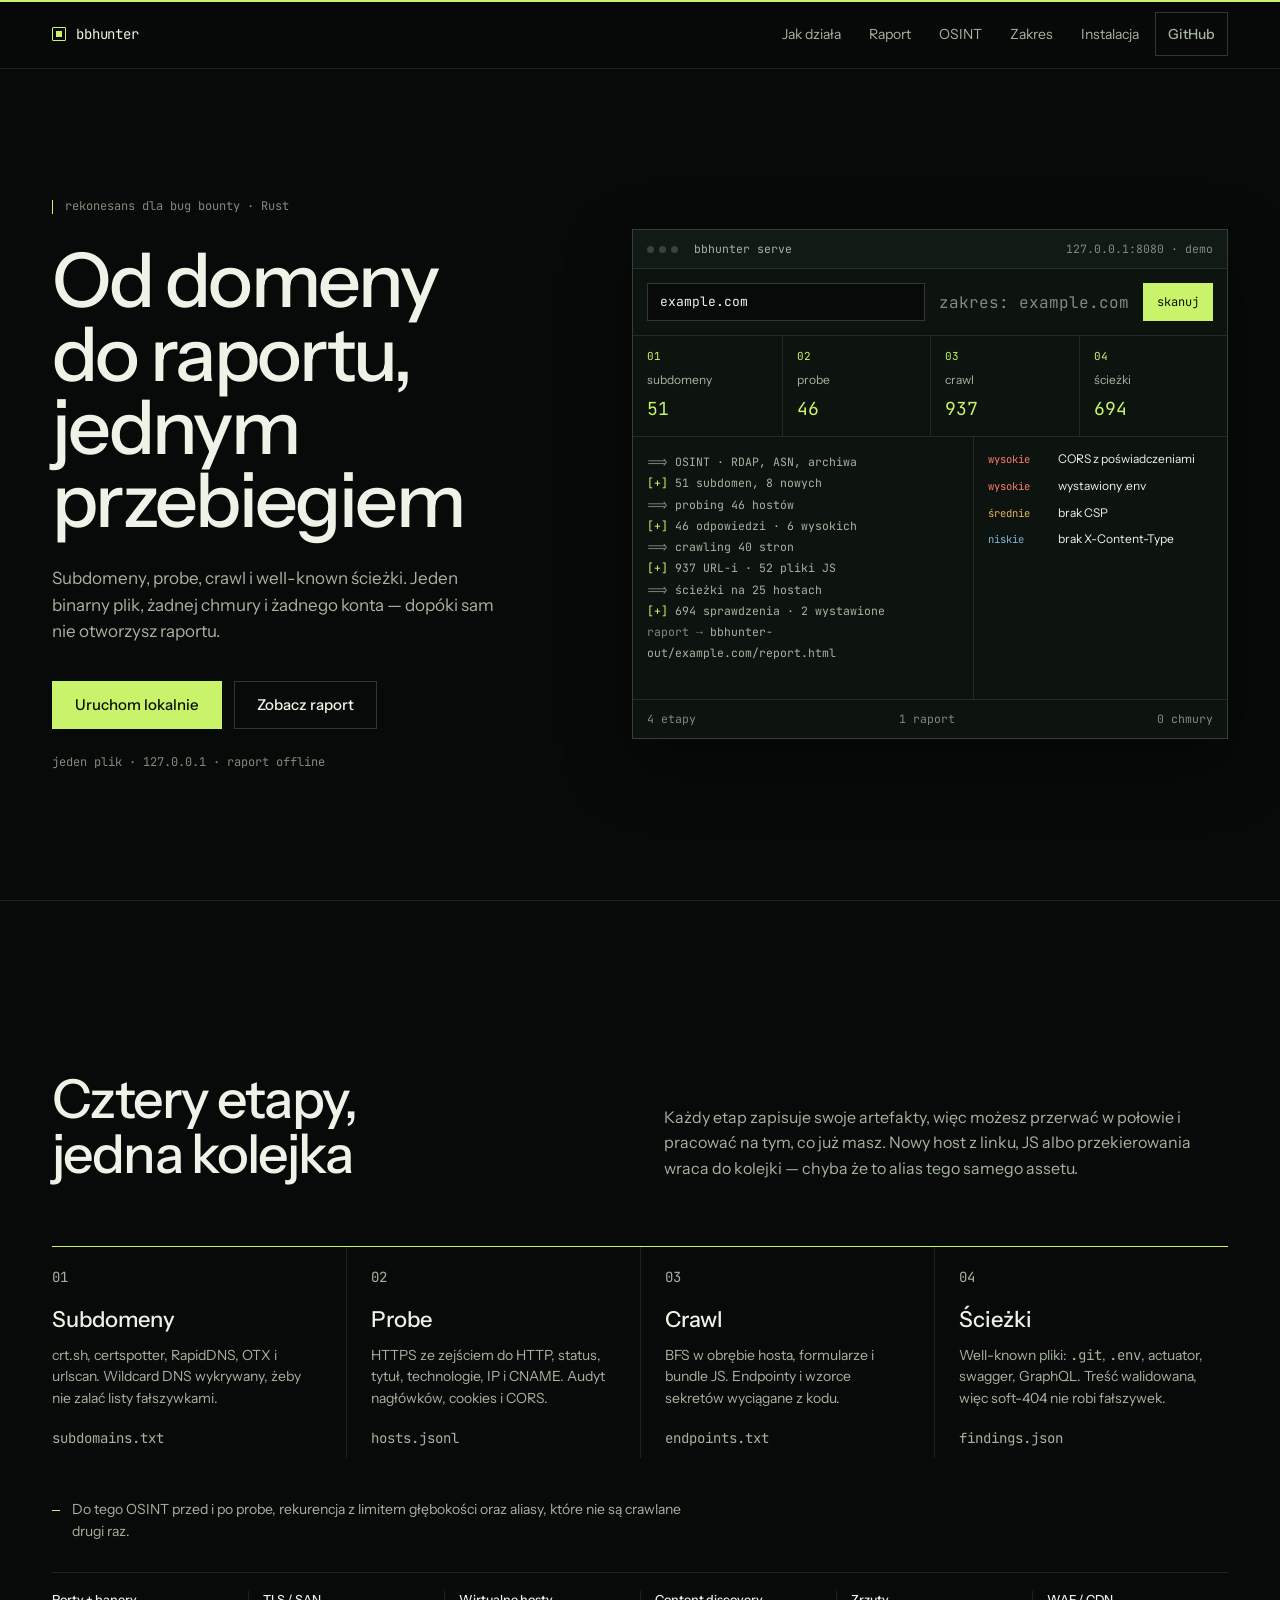
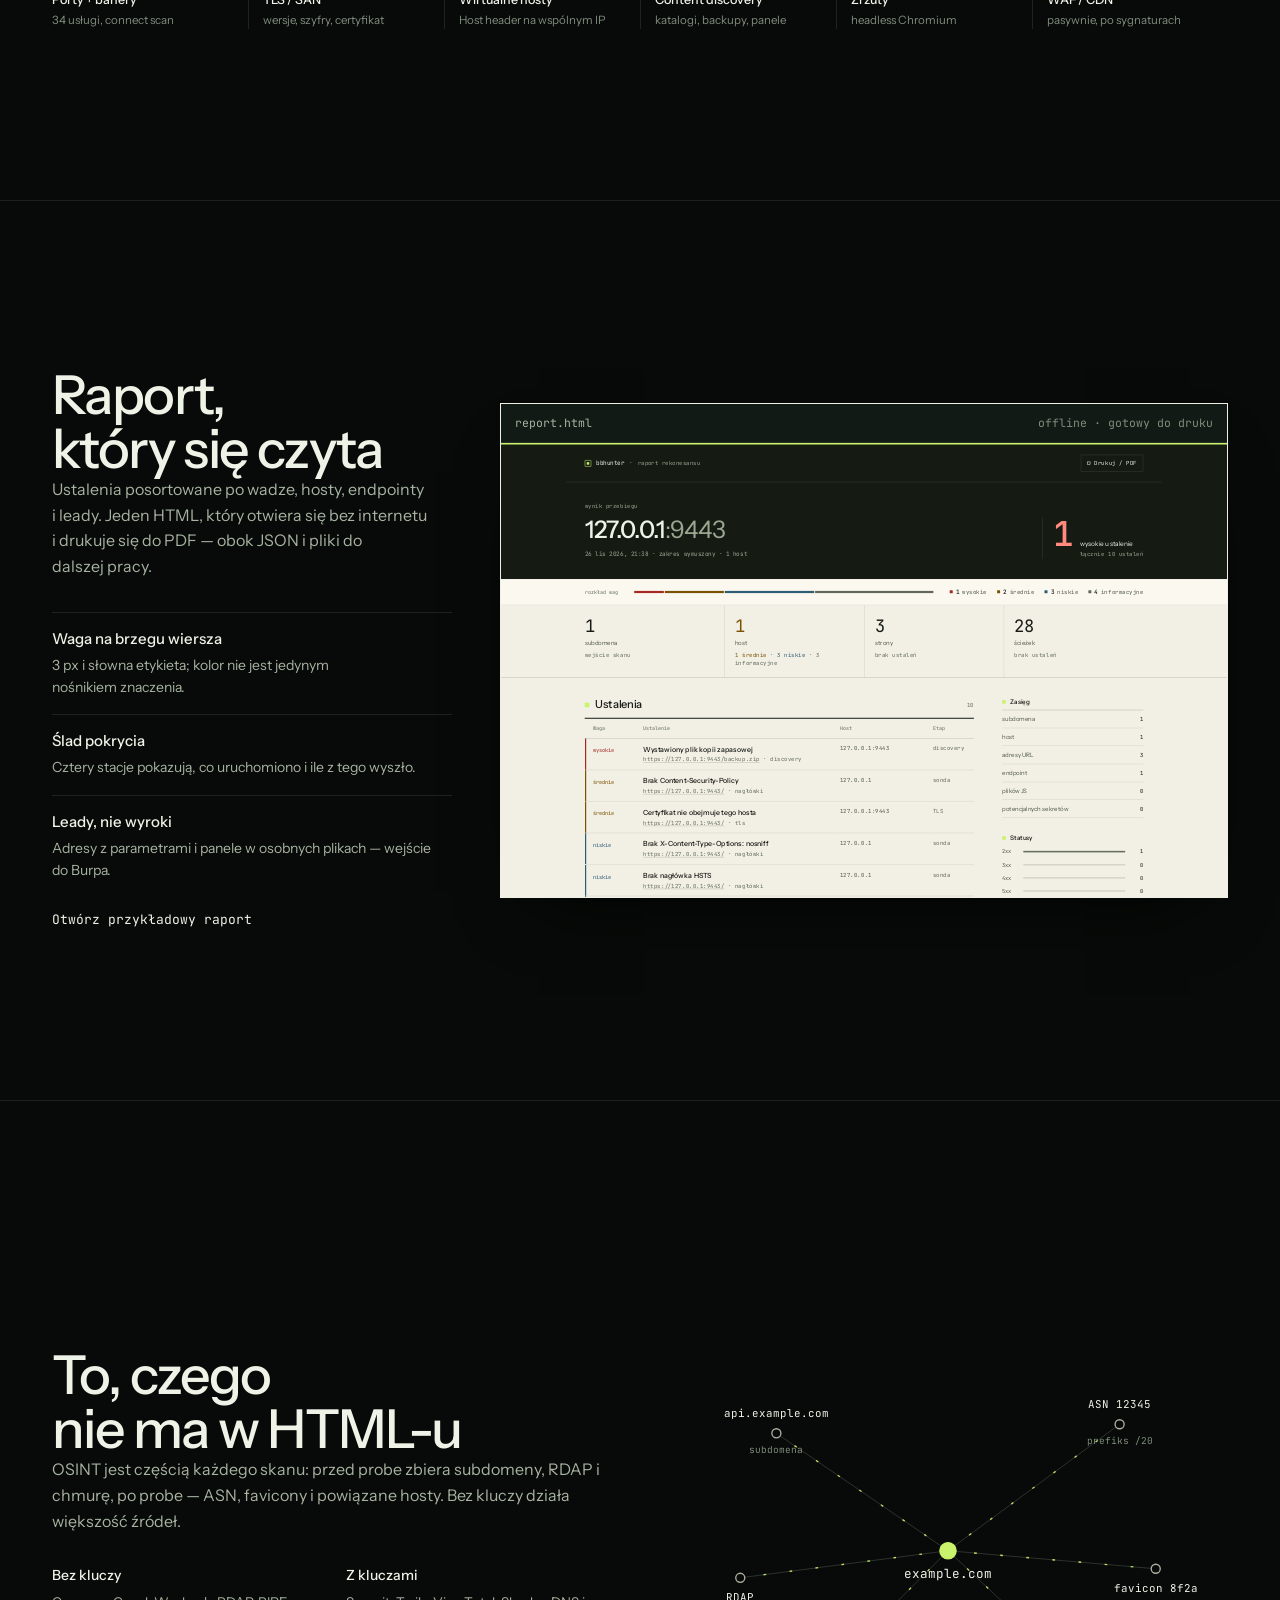
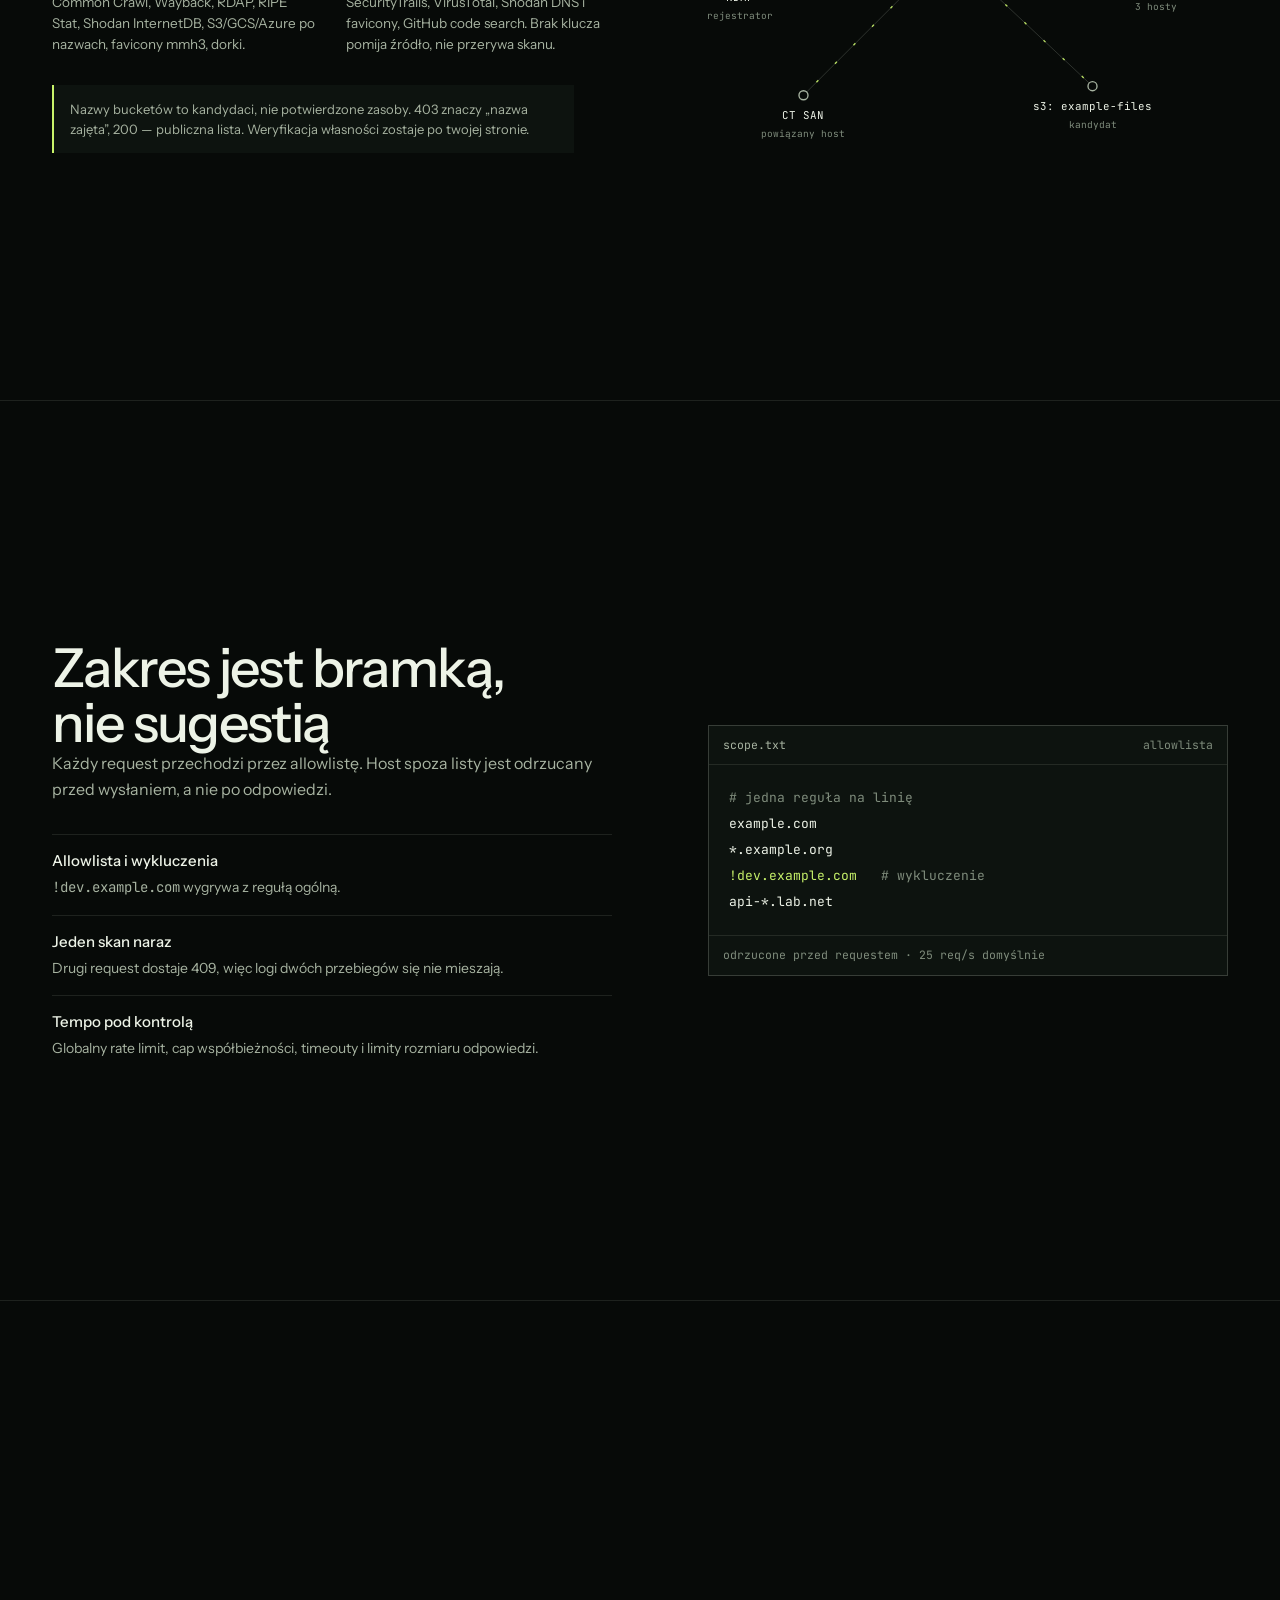
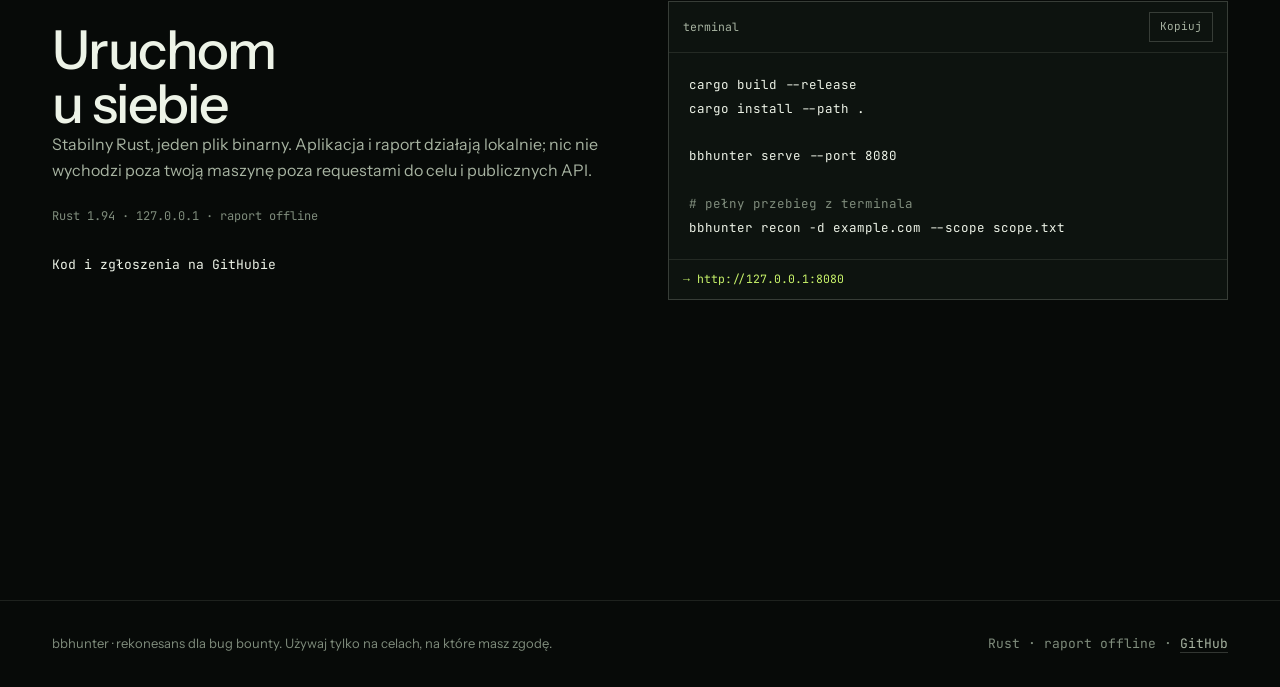
<file: site/index.html>
<!doctype html>
<html lang="pl" data-type="software">
<head>
<meta charset="utf-8">
<meta name="viewport" content="width=device-width, initial-scale=1">
<meta name="color-scheme" content="dark">
<meta name="theme-color" content="#070a08">
<title>bbhunter — rekonesans, który kończy się raportem</title>
<meta name="description" content="Cztery etapy rekonesansu w jednym binarnym pliku: subdomeny, probe, crawl i well-known ścieżki. Raport HTML offline, OSINT i zakres wymuszany przed każdym requestem.">
<meta name="page-type" content="software">
<meta name="site-kind" content="software">
<meta property="og:title" content="bbhunter — rekonesans, który kończy się raportem">
<meta property="og:description" content="Subdomeny, probe, crawl i ścieżki w jednym przebiegu. Raport offline, OSINT, twarda allowlista.">
<meta property="og:type" content="website">
<link rel="icon" href="data:image/svg+xml,%3Csvg xmlns='http://www.w3.org/2000/svg' viewBox='0 0 32 32'%3E%3Crect width='32' height='32' fill='%23070a08'/%3E%3Crect x='8' y='8' width='16' height='16' fill='none' stroke='%23c8f36a'/%3E%3Crect x='13' y='13' width='6' height='6' fill='%23c8f36a'/%3E%3C/svg%3E">
<link rel="stylesheet" href="../design/fonts.css">
<link rel="stylesheet" href="site.css">
<script>document.documentElement.classList.add("js");</script>
</head>
<body>
<a class="skip" href="#main">Przejdź do treści</a>

<header class="nav">
  <div class="wrap nav__inner">
    <a class="brand" href="#top"><span class="brand__mark" aria-hidden="true"></span>bbhunter</a>
    <nav id="menu" class="nav__links" aria-label="Główna">
      <a href="#jak">Jak działa</a>
      <a href="#raport">Raport</a>
      <a href="#osint">OSINT</a>
      <a href="#zakres">Zakres</a>
      <a href="#instalacja">Instalacja</a>
      <a class="btn btn--small" href="https://github.com/Amirelox/bbhunter" rel="noreferrer">GitHub</a>
    </nav>
    <button class="nav__toggle" id="menu-toggle" aria-controls="menu" aria-expanded="false">Menu</button>
  </div>
</header>

<main id="main">

  <!-- 01 · hero ---------------------------------------------------------- -->
  <section class="hero" id="top">
    <div class="wrap hero__inner">
      <div class="hero__copy">
        <p class="kicker">rekonesans dla bug bounty · Rust</p>
        <h1>Od domeny<br>do raportu,<br>jednym przebiegiem</h1>
        <p class="lede">Subdomeny, probe, crawl i well-known ścieżki. Jeden binarny plik, żadnej chmury i żadnego konta — dopóki sam nie otworzysz raportu.</p>
        <div class="actions">
          <a class="btn btn--primary" href="#instalacja">Uruchom lokalnie</a>
          <a class="btn btn--ghost" href="assets/przyklad-raportu.html">Zobacz raport</a>
        </div>
        <p class="facts">jeden plik · 127.0.0.1 · raport offline</p>
      </div>

      <div class="hero__stage" aria-label="Podgląd działania aplikacji">
        <div class="console" id="console">
          <div class="console__bar">
            <span class="console__dots" aria-hidden="true"><i></i><i></i><i></i></span>
            <span class="mono">bbhunter serve</span>
            <span class="mono console__host">127.0.0.1:8080 · demo</span>
          </div>
          <div class="console__target">
            <span class="console__field mono">example.com</span>
            <span class="mono muted">zakres: example.com</span>
            <span class="console__run mono">skanuj</span>
          </div>
          <ol class="trace" id="trace">
            <li data-step="0" data-state="done"><b class="mono">01</b><span>subdomeny</span><em class="mono">51</em></li>
            <li data-step="1" data-state="done"><b class="mono">02</b><span>probe</span><em class="mono">46</em></li>
            <li data-step="2" data-state="done"><b class="mono">03</b><span>crawl</span><em class="mono">937</em></li>
            <li data-step="3" data-state="done"><b class="mono">04</b><span>ścieżki</span><em class="mono">694</em></li>
          </ol>
          <div class="console__body">
            <div class="console__log mono" id="log" aria-label="Dziennik skanu">
              <p><span class="dim">==&gt;</span> OSINT · RDAP, ASN, archiwa</p>
              <p><span class="ok">[+]</span> 51 subdomen, 8 nowych</p>
              <p><span class="dim">==&gt;</span> probing 46 hostów</p>
              <p><span class="ok">[+]</span> 46 odpowiedzi · 6 wysokich</p>
              <p><span class="dim">==&gt;</span> crawling 40 stron</p>
              <p><span class="ok">[+]</span> 937 URL-i · 52 pliki JS</p>
              <p><span class="dim">==&gt;</span> ścieżki na 25 hostach</p>
              <p><span class="ok">[+]</span> 694 sprawdzenia · 2 wystawione</p>
              <p><span class="dim">raport →</span> bbhunter-out/example.com/report.html</p>
            </div>
            <div class="console__findings" id="findings">
              <p><span class="sev sev--high">wysokie</span> CORS z poświadczeniami</p>
              <p><span class="sev sev--high">wysokie</span> wystawiony .env</p>
              <p><span class="sev sev--med">średnie</span> brak CSP</p>
              <p><span class="sev sev--low">niskie</span> brak X-Content-Type</p>
            </div>
          </div>
          <div class="console__foot mono">
            <span>4 etapy</span><span>1 raport</span><span>0 chmury</span>
          </div>
        </div>
      </div>
    </div>
  </section>

  <!-- 02 · jak działa ---------------------------------------------------- -->
  <section class="section" id="jak">
    <div class="wrap">
      <div class="section__head">
        <h2>Cztery etapy,<br>jedna kolejka</h2>
        <p class="section__intro">Każdy etap zapisuje swoje artefakty, więc możesz przerwać w połowie i pracować na tym, co już masz. Nowy host z linku, JS albo przekierowania wraca do kolejki — chyba że to alias tego samego assetu.</p>
      </div>

      <ol class="pipeline">
        <li>
          <p class="pipeline__n mono">01</p>
          <h3>Subdomeny</h3>
          <p>crt.sh, certspotter, RapidDNS, OTX i urlscan. Wildcard DNS wykrywany, żeby nie zalać listy fałszywkami.</p>
          <p class="pipeline__out mono">subdomains.txt</p>
        </li>
        <li>
          <p class="pipeline__n mono">02</p>
          <h3>Probe</h3>
          <p>HTTPS ze zejściem do HTTP, status, tytuł, technologie, IP i CNAME. Audyt nagłówków, cookies i CORS.</p>
          <p class="pipeline__out mono">hosts.jsonl</p>
        </li>
        <li>
          <p class="pipeline__n mono">03</p>
          <h3>Crawl</h3>
          <p>BFS w obrębie hosta, formularze i bundle JS. Endpointy i wzorce sekretów wyciągane z kodu.</p>
          <p class="pipeline__out mono">endpoints.txt</p>
        </li>
        <li>
          <p class="pipeline__n mono">04</p>
          <h3>Ścieżki</h3>
          <p>Well-known pliki: <span class="mono">.git</span>, <span class="mono">.env</span>, actuator, swagger, GraphQL. Treść walidowana, więc soft-404 nie robi fałszywek.</p>
          <p class="pipeline__out mono">findings.json</p>
        </li>
      </ol>

      <p class="pipeline__note"><span class="tick" aria-hidden="true"></span>Do tego OSINT przed i po probe, rekurencja z limitem głębokości oraz aliasy, które nie są crawlane drugi raz.</p>

      <ul class="surface-strip" aria-label="Moduły powierzchni">
        <li><b>Porty + banery</b>34 usługi, connect scan</li>
        <li><b>TLS / SAN</b>wersje, szyfry, certyfikat</li>
        <li><b>Wirtualne hosty</b>Host header na wspólnym IP</li>
        <li><b>Content discovery</b>katalogi, backupy, panele</li>
        <li><b>Zrzuty</b>headless Chromium</li>
        <li><b>WAF / CDN</b>pasywnie, po sygnaturach</li>
      </ul>
    </div>
  </section>

  <!-- 03 · raport -------------------------------------------------------- -->
  <section class="section" id="raport">
    <div class="wrap report">
      <div class="report__copy">
        <h2>Raport,<br>który się czyta</h2>
        <p class="section__intro">Ustalenia posortowane po wadze, hosty, endpointy i leady. Jeden HTML, który otwiera się bez internetu i drukuje się do PDF — obok JSON i pliki do dalszej pracy.</p>
        <ul class="plain">
          <li><b>Waga na brzegu wiersza</b><span>3 px i słowna etykieta; kolor nie jest jedynym nośnikiem znaczenia.</span></li>
          <li><b>Ślad pokrycia</b><span>Cztery stacje pokazują, co uruchomiono i ile z tego wyszło.</span></li>
          <li><b>Leady, nie wyroki</b><span>Adresy z parametrami i panele w osobnych plikach — wejście do Burpa.</span></li>
        </ul>
        <a class="link-underline" href="assets/przyklad-raportu.html">Otwórz przykładowy raport</a>
      </div>

      <div class="frame">
        <div class="frame__bar">
          <span class="mono">report.html</span>
          <span class="mono muted">offline · gotowy do druku</span>
        </div>
        <div class="frame__body">
          <iframe src="assets/przyklad-raportu.html?v=10" title="Przykładowy raport bbhunter" tabindex="-1" aria-hidden="true"></iframe>
        </div>
      </div>
    </div>
  </section>

  <!-- 04 · osint --------------------------------------------------------- -->
  <section class="section" id="osint">
    <div class="wrap osint">
      <div class="osint__copy">
        <h2>To, czego<br>nie ma w HTML-u</h2>
        <p class="section__intro">OSINT jest częścią każdego skanu: przed probe zbiera subdomeny, RDAP i chmurę, po probe — ASN, favicony i powiązane hosty. Bez kluczy działa większość źródeł.</p>
        <div class="osint__lists">
          <div>
            <h3>Bez kluczy</h3>
            <p>Common Crawl, Wayback, RDAP, RIPE Stat, Shodan InternetDB, S3/GCS/Azure po nazwach, favicony mmh3, dorki.</p>
          </div>
          <div>
            <h3>Z kluczami</h3>
            <p>SecurityTrails, VirusTotal, Shodan DNS i favicony, GitHub code search. Brak klucza pomija źródło, nie przerywa skanu.</p>
          </div>
        </div>
        <p class="callout">Nazwy bucketów to kandydaci, nie potwierdzone zasoby. 403 znaczy „nazwa zajęta”, 200 — publiczna lista. Weryfikacja własności zostaje po twojej stronie.</p>
      </div>

      <figure class="map" aria-label="Mapa powiązań: domena, subdomeny, ASN, chmura i favicony">
        <svg viewBox="0 0 620 440" role="img" aria-hidden="true" focusable="false">
          <g class="map__lines">
            <path d="M310 220 L120 90" />
            <path d="M310 220 L500 80" />
            <path d="M310 220 L540 240" />
            <path d="M310 220 L470 370" />
            <path d="M310 220 L150 380" />
            <path d="M310 220 L80 250" />
          </g>
          <g class="map__pulse">
            <path d="M310 220 L120 90" />
            <path d="M310 220 L500 80" />
            <path d="M310 220 L540 240" />
            <path d="M310 220 L470 370" />
            <path d="M310 220 L150 380" />
            <path d="M310 220 L80 250" />
          </g>
          <g class="map__node map__node--root">
            <circle cx="310" cy="220" r="9" />
            <text x="310" y="250" text-anchor="middle">example.com</text>
          </g>
          <g class="map__node">
            <circle cx="120" cy="90" r="5" />
            <text x="120" y="72" text-anchor="middle">api.example.com</text>
            <text class="map__meta" x="120" y="112" text-anchor="middle">subdomena</text>
          </g>
          <g class="map__node">
            <circle cx="500" cy="80" r="5" />
            <text x="500" y="62" text-anchor="middle">ASN 12345</text>
            <text class="map__meta" x="500" y="102" text-anchor="middle">prefiks /20</text>
          </g>
          <g class="map__node">
            <circle cx="540" cy="240" r="5" />
            <text x="540" y="266" text-anchor="middle">favicon 8f2a</text>
            <text class="map__meta" x="540" y="286" text-anchor="middle">3 hosty</text>
          </g>
          <g class="map__node">
            <circle cx="470" cy="370" r="5" />
            <text x="470" y="396" text-anchor="middle">s3: example-files</text>
            <text class="map__meta" x="470" y="416" text-anchor="middle">kandydat</text>
          </g>
          <g class="map__node">
            <circle cx="150" cy="380" r="5" />
            <text x="150" y="406" text-anchor="middle">CT SAN</text>
            <text class="map__meta" x="150" y="426" text-anchor="middle">powiązany host</text>
          </g>
          <g class="map__node">
            <circle cx="80" cy="250" r="5" />
            <text x="80" y="276" text-anchor="middle">RDAP</text>
            <text class="map__meta" x="80" y="296" text-anchor="middle">rejestrator</text>
          </g>
        </svg>
      </figure>
    </div>
  </section>

  <!-- 05 · zakres -------------------------------------------------------- -->
  <section class="section" id="zakres">
    <div class="wrap scope">
      <div class="scope__copy">
        <h2>Zakres jest bramką,<br>nie sugestią</h2>
        <p class="section__intro">Każdy request przechodzi przez allowlistę. Host spoza listy jest odrzucany przed wysłaniem, a nie po odpowiedzi.</p>
        <ul class="plain">
          <li><b>Allowlista i wykluczenia</b><span><span class="mono">!dev.example.com</span> wygrywa z regułą ogólną.</span></li>
          <li><b>Jeden skan naraz</b><span>Drugi request dostaje 409, więc logi dwóch przebiegów się nie mieszają.</span></li>
          <li><b>Tempo pod kontrolą</b><span>Globalny rate limit, cap współbieżności, timeouty i limity rozmiaru odpowiedzi.</span></li>
        </ul>
      </div>

      <div class="doc">
        <div class="doc__bar mono"><span>scope.txt</span><span class="muted">allowlista</span></div>
        <pre class="doc__body mono"><span class="dim"># jedna reguła na linię</span>
example.com
*.example.org
<span class="ok">!dev.example.com</span>   <span class="dim"># wykluczenie</span>
api-*.lab.net</pre>
        <div class="doc__foot mono">odrzucone przed requestem · 25 req/s domyślnie</div>
      </div>
    </div>
  </section>

  <!-- 06 · instalacja ---------------------------------------------------- -->
  <section class="section" id="instalacja">
    <div class="wrap install">
      <div class="install__copy">
        <h2>Uruchom<br>u siebie</h2>
        <p class="section__intro">Stabilny Rust, jeden plik binarny. Aplikacja i raport działają lokalnie; nic nie wychodzi poza twoją maszynę poza requestami do celu i publicznych API.</p>
        <p class="facts">Rust 1.94 · 127.0.0.1 · raport offline</p>
        <a class="link-underline" href="https://github.com/Amirelox/bbhunter" rel="noreferrer">Kod i zgłoszenia na GitHubie</a>
      </div>

      <div class="cmd">
        <div class="cmd__bar mono"><span>terminal</span><button class="copy" id="copy" type="button">Kopiuj</button></div>
        <pre class="cmd__body mono" id="cmd">cargo build --release
cargo install --path .

bbhunter serve --port 8080

<span class="dim"># pełny przebieg z terminala</span>
bbhunter recon -d example.com --scope scope.txt</pre>
        <div class="cmd__foot mono">→ http://127.0.0.1:8080</div>
      </div>
    </div>
  </section>
</main>

<footer class="footer">
  <div class="wrap footer__inner">
    <p>bbhunter · rekonesans dla bug bounty. Używaj tylko na celach, na które masz zgodę.</p>
    <p class="mono">Rust · raport offline · <a href="https://github.com/Amirelox/bbhunter" rel="noreferrer">GitHub</a></p>
  </div>
</footer>

<script src="site.js?v=3"></script>
</body>
</html>
</file>
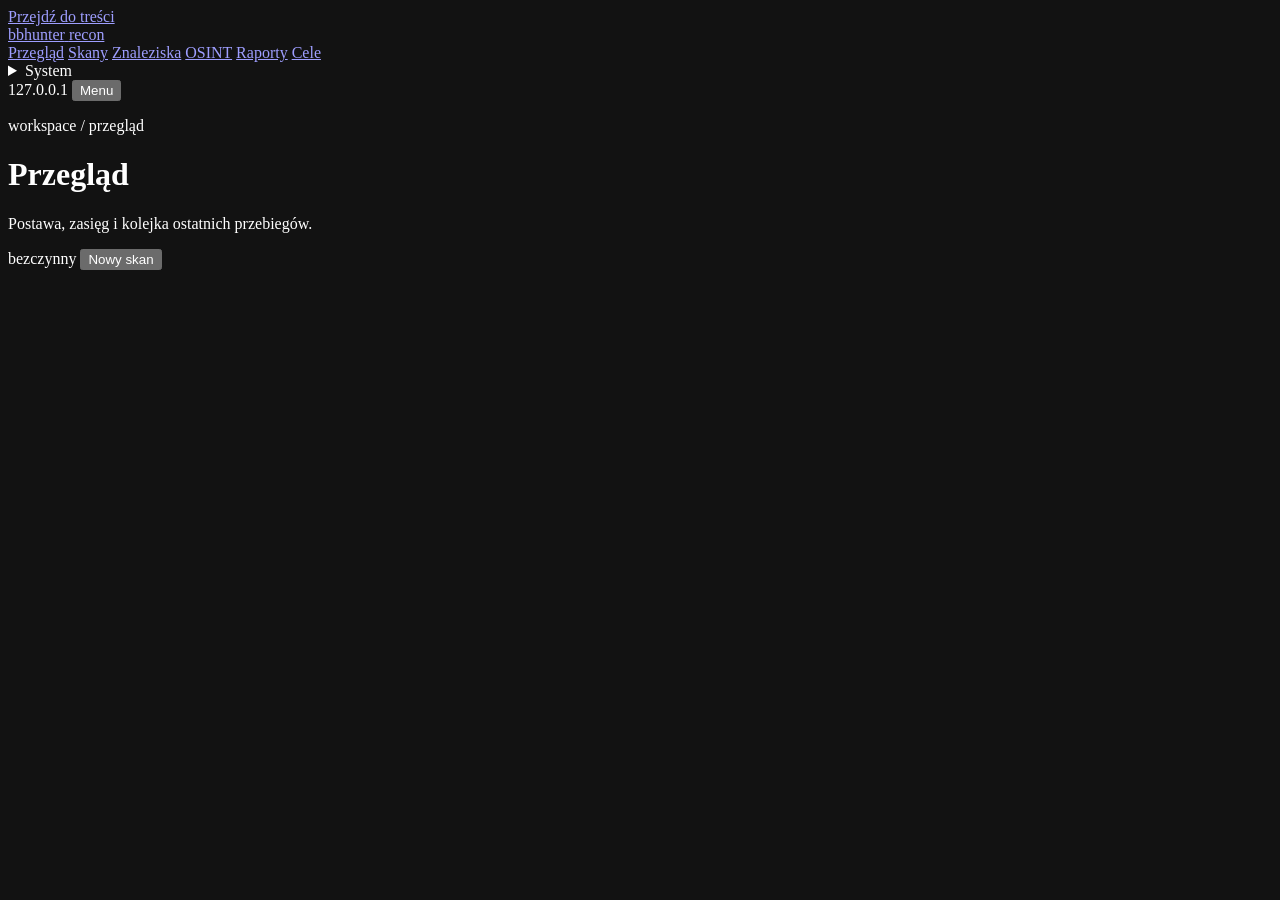
<file: src/ui/index.html>
<!doctype html>
<html lang="pl">
<head>
<meta charset="utf-8">
<meta name="viewport" content="width=device-width, initial-scale=1">
<meta name="color-scheme" content="dark">
<meta name="theme-color" content="#070a09">
<link rel="icon" href="data:image/svg+xml,%3Csvg xmlns='http://www.w3.org/2000/svg' viewBox='0 0 32 32'%3E%3Crect width='32' height='32' fill='%23070a09'/%3E%3Crect x='8' y='8' width='16' height='16' fill='none' stroke='%23c8f36a'/%3E%3Crect x='13' y='13' width='6' height='6' fill='%23c8f36a'/%3E%3C/svg%3E">
<title>bbhunter — dashboard</title>
<style>/*__CSS__*/</style>
</head>
<body>
<a class="skip" href="#view">Przejdź do treści</a>

<header class="topbar">
  <div class="topbar__inner">
    <a class="brand" href="#/dashboard" aria-label="bbhunter — przegląd">
      <span class="brand__mark" aria-hidden="true"></span>
      <span class="brand__name">bbhunter</span>
      <span class="brand__tag mono">recon</span>
    </a>

    <nav class="mainnav" id="mainnav" aria-label="Główna">
      <a href="#/dashboard" data-route="dashboard">Przegląd</a>
      <a href="#/scans" data-route="scans">Skany</a>
      <a href="#/findings" data-route="findings">Znaleziska</a>
      <a href="#/osint" data-route="osint">OSINT</a>
      <a href="#/reports" data-route="reports">Raporty</a>
      <a href="#/targets" data-route="targets">Cele</a>
      <details class="more" id="more">
        <summary>System</summary>
        <div class="more__menu">
          <a href="#/live" data-route="live"><span>Skan na żywo</span><span class="mono">01</span></a>
          <a href="#/modules" data-route="modules"><span>Moduły i reguły</span><span class="mono">02</span></a>
          <a href="#/settings" data-route="settings"><span>Ustawienia</span><span class="mono">03</span></a>
          <a href="#/logs" data-route="logs"><span>Logi</span><span class="mono">04</span></a>
        </div>
      </details>
    </nav>

    <div class="topbar__right">
      <span class="conn mono" title="Serwer lokalny"><span class="conn__dot" aria-hidden="true"></span>127.0.0.1</span>
      <button class="nav__toggle" id="menu-toggle" type="button" aria-controls="mainnav" aria-expanded="false">Menu</button>
    </div>
  </div>
</header>

<div class="subbar">
  <div class="subbar__inner">
    <div class="subbar__titles">
      <p class="crumb mono" id="page-crumb">workspace / przegląd</p>
      <h1 id="page-title">Przegląd</h1>
      <p class="subbar__sub" id="page-sub">Postawa, zasięg i kolejka ostatnich przebiegów.</p>
    </div>
    <div class="subbar__right">
      <span class="pill" id="job-pill" data-state="idle"><span class="pill__dot" aria-hidden="true"></span>bezczynny</span>
      <button class="btn btn--primary" type="button" data-action="new-scan">Nowy skan</button>
    </div>
  </div>
</div>

<main id="view" class="view" tabindex="-1"></main>

<dialog id="scan-dialog" class="dialog" aria-labelledby="scan-title">
  <form id="scan-form" class="dialog__form" novalidate>
    <header class="dialog__head">
      <div>
        <p class="eyebrow mono">nowy przebieg</p>
        <h2 id="scan-title">Uruchom skan</h2>
      </div>
      <button class="iconbtn" type="button" data-close aria-label="Zamknij">×</button>
    </header>
    <div class="dialog__body">
      <div class="field">
        <label for="scan-target">Cel</label>
        <input id="scan-target" type="text" placeholder="example.com, example.org" autocomplete="off" spellcheck="false" required>
        <p class="hint">Kilka domen oddziel przecinkiem lub spacją — pójdą po kolei. Zakres jest sprawdzany przed startem.</p>
      </div>
      <div class="field">
        <label for="scan-scope">Zakres</label>
        <select id="scan-scope"></select>
        <p class="hint">Puste pole = tylko podane cele. Reguły egzekwowane przed każdym requestem.</p>
      </div>
      <div class="choice-row">
        <label class="choice"><input type="checkbox" id="scan-osint" checked><span>OSINT<small>RDAP, ASN, CT, chmura</small></span></label>
        <label class="choice"><input type="checkbox" id="scan-brute"><span>Brute-force<small>słownik subdomen</small></span></label>
        <label class="choice"><input type="checkbox" id="scan-wayback"><span>Wayback<small>historyczne URL-e</small></span></label>
      </div>
      <p class="hint">Porty i TLS włączysz w <span class="mono">System → Moduły</span>. Wirtualne hosty, content discovery i zrzuty ekranu są tam domyślnie wyłączone.</p>
      <p class="error" id="scan-error" role="alert" hidden></p>
    </div>
    <footer class="dialog__foot">
      <p class="hint">Skan startuje od razu. Postęp widać w widoku na żywo.</p>
      <div class="form-actions">
        <button class="btn btn--ghost" type="button" data-close>Anuluj</button>
        <button class="btn btn--primary" type="submit">Uruchom skan</button>
      </div>
    </footer>
  </form>
</dialog>

<div id="scrim" class="scrim" hidden></div>
<aside id="drawer" class="drawer" role="dialog" aria-modal="true" aria-labelledby="drawer-title" hidden>
  <div class="drawer__head">
    <div>
      <p class="eyebrow mono">ustalenie</p>
      <h2 class="drawer__title" id="drawer-title"></h2>
    </div>
    <button class="iconbtn" id="drawer-close" type="button" aria-label="Zamknij">×</button>
  </div>
  <div class="drawer__body" id="drawer-body"></div>
</aside>

<div id="toast" class="toast" role="status" aria-live="polite" hidden></div>

<script>/*__JS__*/</script>
</body>
</html>
</file>
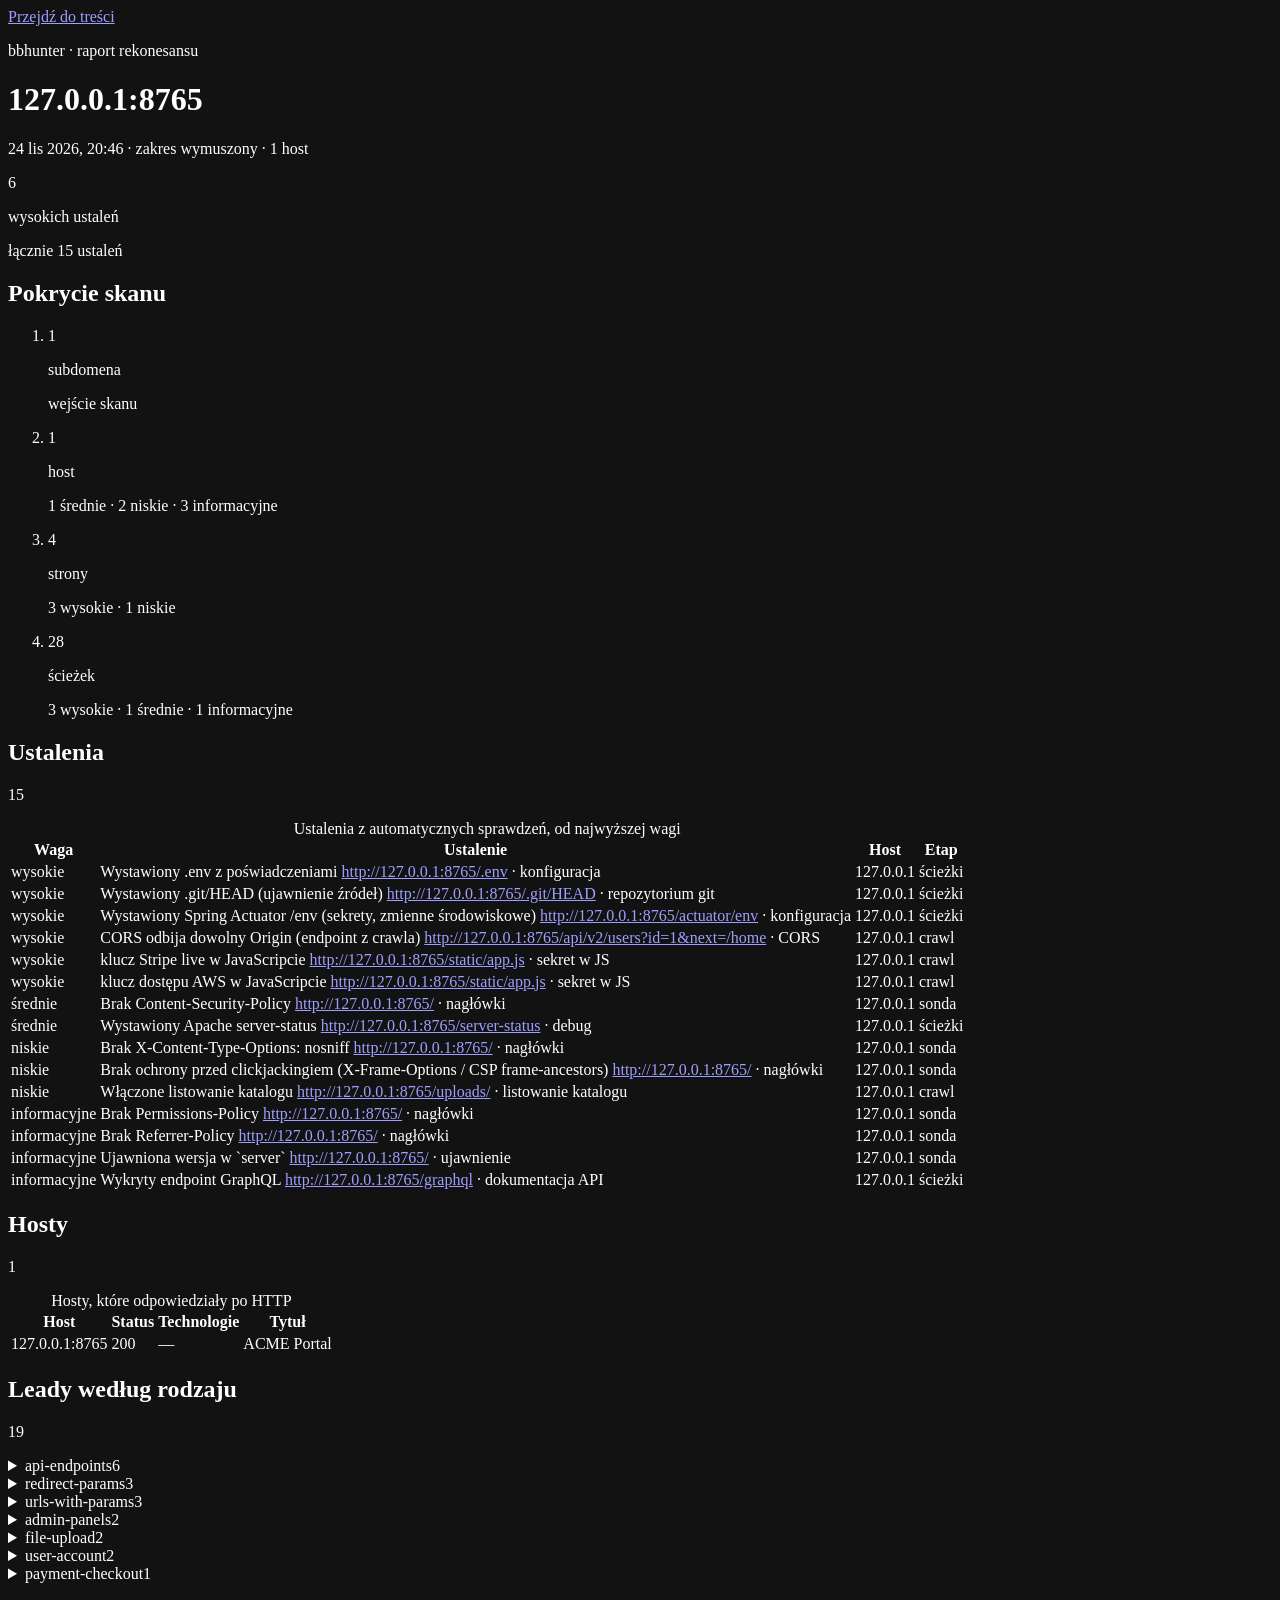
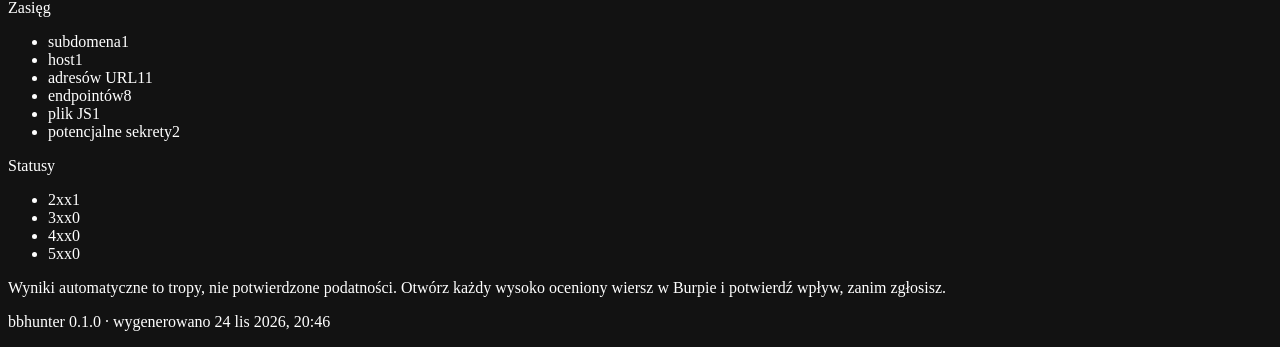
<file: design/screens/skeleton.html>
<!doctype html>
<html lang="pl">
<head>
<meta charset="utf-8">
<meta name="viewport" content="width=device-width, initial-scale=1">
<meta name="color-scheme" content="dark">
<title>Raport rekonesansu — 127.0.0.1:8765 · bbhunter</title>

</head>
<body>
<a class="skip" href="#tresc">Przejdź do treści</a>

<header class="masthead">
  <div class="wrap masthead__inner">
    <div>
      <p class="kicker">bbhunter · raport rekonesansu</p>
      <h1 class="target">127.0.0.1<span class="target__port">:8765</span></h1>
      <p class="submeta">24 lis 2026, 20:46 · zakres wymuszony · 1 host</p>
    </div>
    <div class="figure" data-sev="high">
      <p class="figure__num num">6</p>
      <div>
        <p class="figure__label">wysokich ustaleń</p>
        <p class="figure__of">łącznie 15 ustaleń</p>
      </div>
    </div>
  </div>
</header>

<section class="trace" aria-labelledby="trace-title">
  <div class="wrap">
    <h2 id="trace-title" class="sr-only">Pokrycie skanu</h2>
    <ol class="trace__list">
<li class="st" data-sev="none">
  <p class="st__num num">1</p>
  <p class="st__label">subdomena</p>
  <p class="st__sev">wejście skanu</p>
</li>
<li class="st" data-sev="medium">
  <p class="st__num num">1</p>
  <p class="st__label">host</p>
  <p class="st__sev"><span class="sevpart medium">1 średnie</span> · <span class="sevpart low">2 niskie</span> · <span class="sevpart info">3 informacyjne</span></p>
</li>
<li class="st" data-sev="high">
  <p class="st__num num">4</p>
  <p class="st__label">strony</p>
  <p class="st__sev"><span class="sevpart high">3 wysokie</span> · <span class="sevpart low">1 niskie</span></p>
</li>
<li class="st" data-sev="high">
  <p class="st__num num">28</p>
  <p class="st__label">ścieżek</p>
  <p class="st__sev"><span class="sevpart high">3 wysokie</span> · <span class="sevpart medium">1 średnie</span> · <span class="sevpart info">1 informacyjne</span></p>
</li>
    </ol>
  </div>
</section>

<main id="tresc" class="wrap layout">
  <div class="col-main">
    <section class="block" aria-labelledby="findings-title">
      <div class="block__head">
        <h2 id="findings-title"><span class="tick" aria-hidden="true"></span>Ustalenia</h2>
        <p class="block__meta">15</p>
      </div>
      <table class="ledger">
  <caption class="sr-only">Ustalenia z automatycznych sprawdzeń, od najwyższej wagi</caption>
  <thead>
    <tr>
      <th scope="col" class="c-sev">Waga</th>
      <th scope="col">Ustalenie</th>
      <th scope="col" class="c-host">Host</th>
      <th scope="col" class="c-stage">Etap</th>
    </tr>
  </thead>
  <tbody>
<tr data-sev="high">
  <td class="c-sev"><span class="sev">wysokie</span></td>
  <td class="c-find">
    <span class="find__title">Wystawiony .env z poświadczeniami</span>
    <span class="find__path"><a href="http://127.0.0.1:8765/.env" rel="noreferrer">http://127.0.0.1:8765/.env</a> · konfiguracja</span>
  </td>
  <td class="c-host cell-host">127.0.0.1</td>
  <td class="c-stage cell-stage">ścieżki</td>
</tr>
<tr data-sev="high">
  <td class="c-sev"><span class="sev">wysokie</span></td>
  <td class="c-find">
    <span class="find__title">Wystawiony .git/HEAD (ujawnienie źródeł)</span>
    <span class="find__path"><a href="http://127.0.0.1:8765/.git/HEAD" rel="noreferrer">http://127.0.0.1:8765/.git/HEAD</a> · repozytorium git</span>
  </td>
  <td class="c-host cell-host">127.0.0.1</td>
  <td class="c-stage cell-stage">ścieżki</td>
</tr>
<tr data-sev="high">
  <td class="c-sev"><span class="sev">wysokie</span></td>
  <td class="c-find">
    <span class="find__title">Wystawiony Spring Actuator /env (sekrety, zmienne środowiskowe)</span>
    <span class="find__path"><a href="http://127.0.0.1:8765/actuator/env" rel="noreferrer">http://127.0.0.1:8765/actuator/env</a> · konfiguracja</span>
  </td>
  <td class="c-host cell-host">127.0.0.1</td>
  <td class="c-stage cell-stage">ścieżki</td>
</tr>
<tr data-sev="high">
  <td class="c-sev"><span class="sev">wysokie</span></td>
  <td class="c-find">
    <span class="find__title">CORS odbija dowolny Origin (endpoint z crawla)</span>
    <span class="find__path"><a href="http://127.0.0.1:8765/api/v2/users?id=1&amp;next=/home" rel="noreferrer">http://127.0.0.1:8765/api/v2/users?id=1&amp;next=/home</a> · CORS</span>
  </td>
  <td class="c-host cell-host">127.0.0.1</td>
  <td class="c-stage cell-stage">crawl</td>
</tr>
<tr data-sev="high">
  <td class="c-sev"><span class="sev">wysokie</span></td>
  <td class="c-find">
    <span class="find__title">klucz Stripe live w JavaScripcie</span>
    <span class="find__path"><a href="http://127.0.0.1:8765/static/app.js" rel="noreferrer">http://127.0.0.1:8765/static/app.js</a> · sekret w JS</span>
  </td>
  <td class="c-host cell-host">127.0.0.1</td>
  <td class="c-stage cell-stage">crawl</td>
</tr>
<tr data-sev="high">
  <td class="c-sev"><span class="sev">wysokie</span></td>
  <td class="c-find">
    <span class="find__title">klucz dostępu AWS w JavaScripcie</span>
    <span class="find__path"><a href="http://127.0.0.1:8765/static/app.js" rel="noreferrer">http://127.0.0.1:8765/static/app.js</a> · sekret w JS</span>
  </td>
  <td class="c-host cell-host">127.0.0.1</td>
  <td class="c-stage cell-stage">crawl</td>
</tr>
<tr data-sev="medium">
  <td class="c-sev"><span class="sev">średnie</span></td>
  <td class="c-find">
    <span class="find__title">Brak Content-Security-Policy</span>
    <span class="find__path"><a href="http://127.0.0.1:8765/" rel="noreferrer">http://127.0.0.1:8765/</a> · nagłówki</span>
  </td>
  <td class="c-host cell-host">127.0.0.1</td>
  <td class="c-stage cell-stage">sonda</td>
</tr>
<tr data-sev="medium">
  <td class="c-sev"><span class="sev">średnie</span></td>
  <td class="c-find">
    <span class="find__title">Wystawiony Apache server-status</span>
    <span class="find__path"><a href="http://127.0.0.1:8765/server-status" rel="noreferrer">http://127.0.0.1:8765/server-status</a> · debug</span>
  </td>
  <td class="c-host cell-host">127.0.0.1</td>
  <td class="c-stage cell-stage">ścieżki</td>
</tr>
<tr data-sev="low">
  <td class="c-sev"><span class="sev">niskie</span></td>
  <td class="c-find">
    <span class="find__title">Brak X-Content-Type-Options: nosniff</span>
    <span class="find__path"><a href="http://127.0.0.1:8765/" rel="noreferrer">http://127.0.0.1:8765/</a> · nagłówki</span>
  </td>
  <td class="c-host cell-host">127.0.0.1</td>
  <td class="c-stage cell-stage">sonda</td>
</tr>
<tr data-sev="low">
  <td class="c-sev"><span class="sev">niskie</span></td>
  <td class="c-find">
    <span class="find__title">Brak ochrony przed clickjackingiem (X-Frame-Options / CSP frame-ancestors)</span>
    <span class="find__path"><a href="http://127.0.0.1:8765/" rel="noreferrer">http://127.0.0.1:8765/</a> · nagłówki</span>
  </td>
  <td class="c-host cell-host">127.0.0.1</td>
  <td class="c-stage cell-stage">sonda</td>
</tr>
<tr data-sev="low">
  <td class="c-sev"><span class="sev">niskie</span></td>
  <td class="c-find">
    <span class="find__title">Włączone listowanie katalogu</span>
    <span class="find__path"><a href="http://127.0.0.1:8765/uploads/" rel="noreferrer">http://127.0.0.1:8765/uploads/</a> · listowanie katalogu</span>
  </td>
  <td class="c-host cell-host">127.0.0.1</td>
  <td class="c-stage cell-stage">crawl</td>
</tr>
<tr data-sev="info">
  <td class="c-sev"><span class="sev">informacyjne</span></td>
  <td class="c-find">
    <span class="find__title">Brak Permissions-Policy</span>
    <span class="find__path"><a href="http://127.0.0.1:8765/" rel="noreferrer">http://127.0.0.1:8765/</a> · nagłówki</span>
  </td>
  <td class="c-host cell-host">127.0.0.1</td>
  <td class="c-stage cell-stage">sonda</td>
</tr>
<tr data-sev="info">
  <td class="c-sev"><span class="sev">informacyjne</span></td>
  <td class="c-find">
    <span class="find__title">Brak Referrer-Policy</span>
    <span class="find__path"><a href="http://127.0.0.1:8765/" rel="noreferrer">http://127.0.0.1:8765/</a> · nagłówki</span>
  </td>
  <td class="c-host cell-host">127.0.0.1</td>
  <td class="c-stage cell-stage">sonda</td>
</tr>
<tr data-sev="info">
  <td class="c-sev"><span class="sev">informacyjne</span></td>
  <td class="c-find">
    <span class="find__title">Ujawniona wersja w `server`</span>
    <span class="find__path"><a href="http://127.0.0.1:8765/" rel="noreferrer">http://127.0.0.1:8765/</a> · ujawnienie</span>
  </td>
  <td class="c-host cell-host">127.0.0.1</td>
  <td class="c-stage cell-stage">sonda</td>
</tr>
<tr data-sev="info">
  <td class="c-sev"><span class="sev">informacyjne</span></td>
  <td class="c-find">
    <span class="find__title">Wykryty endpoint GraphQL</span>
    <span class="find__path"><a href="http://127.0.0.1:8765/graphql" rel="noreferrer">http://127.0.0.1:8765/graphql</a> · dokumentacja API</span>
  </td>
  <td class="c-host cell-host">127.0.0.1</td>
  <td class="c-stage cell-stage">ścieżki</td>
</tr>
  </tbody>
</table>
    </section>

    <section class="block" aria-labelledby="hosts-title">
      <div class="block__head">
        <h2 id="hosts-title"><span class="tick" aria-hidden="true"></span>Hosty</h2>
        <p class="block__meta">1</p>
      </div>
      <table class="hosts">
  <caption class="sr-only">Hosty, które odpowiedziały po HTTP</caption>
  <thead>
    <tr>
      <th scope="col" class="c-name">Host</th>
      <th scope="col" class="c-status">Status</th>
      <th scope="col" class="c-tech">Technologie</th>
      <th scope="col" class="c-title">Tytuł</th>
    </tr>
  </thead>
  <tbody>
<tr>
  <td class="c-name"><span class="cell-name">127.0.0.1:8765</span></td>
  <td class="c-status"><span class="status" data-class="2">200</span></td>
  <td class="c-tech cell-tech">—</td>
  <td class="c-title cell-title">ACME Portal</td>
</tr>
  </tbody>
</table>
    </section>

    <section class="block" aria-labelledby="leads-title">
      <div class="block__head">
        <h2 id="leads-title"><span class="tick" aria-hidden="true"></span>Leady według rodzaju</h2>
        <p class="block__meta">19</p>
      </div>
      <div class="leads"><details class="lead">
  <summary><span class="lead__name">api-endpoints</span><span class="lead__n">6</span></summary>
  <ul class="lead__list">
<li><a href="http://127.0.0.1:8765/api/" rel="noreferrer">http://127.0.0.1:8765/api/</a></li>
<li><a href="http://127.0.0.1:8765/api/internal" rel="noreferrer">http://127.0.0.1:8765/api/internal</a></li>
<li><a href="http://127.0.0.1:8765/api/v1/orders/123" rel="noreferrer">http://127.0.0.1:8765/api/v1/orders/123</a></li>
<li><a href="http://127.0.0.1:8765/api/v2/users?id=1&amp;next=/home" rel="noreferrer">http://127.0.0.1:8765/api/v2/users?id=1&amp;next=/home</a></li>
<li><a href="http://127.0.0.1:8765/api/v2/users?next=/home" rel="noreferrer">http://127.0.0.1:8765/api/v2/users?next=/home</a></li>
<li><a href="http://127.0.0.1:8765/graphql" rel="noreferrer">http://127.0.0.1:8765/graphql</a></li>
  </ul>
</details>
<details class="lead">
  <summary><span class="lead__name">redirect-params</span><span class="lead__n">3</span></summary>
  <ul class="lead__list">
<li><a href="http://127.0.0.1:8765/api/v2/users?id=1&amp;next=/home" rel="noreferrer">http://127.0.0.1:8765/api/v2/users?id=1&amp;next=/home  [keys: id,next]</a></li>
<li><a href="http://127.0.0.1:8765/api/v2/users?next=/home" rel="noreferrer">http://127.0.0.1:8765/api/v2/users?next=/home  [keys: next]</a></li>
<li><a href="http://127.0.0.1:8765/search?q=test&amp;redirect=/home" rel="noreferrer">http://127.0.0.1:8765/search?q=test&amp;redirect=/home  [keys: q,redirect]</a></li>
  </ul>
</details>
<details class="lead">
  <summary><span class="lead__name">urls-with-params</span><span class="lead__n">3</span></summary>
  <ul class="lead__list">
<li><a href="http://127.0.0.1:8765/api/v2/users?id=1&amp;next=/home" rel="noreferrer">http://127.0.0.1:8765/api/v2/users?id=1&amp;next=/home</a></li>
<li><a href="http://127.0.0.1:8765/api/v2/users?next=/home" rel="noreferrer">http://127.0.0.1:8765/api/v2/users?next=/home</a></li>
<li><a href="http://127.0.0.1:8765/search?q=test&amp;redirect=/home" rel="noreferrer">http://127.0.0.1:8765/search?q=test&amp;redirect=/home</a></li>
  </ul>
</details>
<details class="lead">
  <summary><span class="lead__name">admin-panels</span><span class="lead__n">2</span></summary>
  <ul class="lead__list">
<li><a href="http://127.0.0.1:8765/admin/" rel="noreferrer">http://127.0.0.1:8765/admin/</a></li>
<li><a href="http://127.0.0.1:8765/api/internal" rel="noreferrer">http://127.0.0.1:8765/api/internal</a></li>
  </ul>
</details>
<details class="lead">
  <summary><span class="lead__name">file-upload</span><span class="lead__n">2</span></summary>
  <ul class="lead__list">
<li><a href="http://127.0.0.1:8765/upload/attachment" rel="noreferrer">http://127.0.0.1:8765/upload/attachment</a></li>
<li><a href="http://127.0.0.1:8765/uploads/" rel="noreferrer">http://127.0.0.1:8765/uploads/</a></li>
  </ul>
</details>
<details class="lead">
  <summary><span class="lead__name">user-account</span><span class="lead__n">2</span></summary>
  <ul class="lead__list">
<li><a href="http://127.0.0.1:8765/api/v2/users?id=1&amp;next=/home" rel="noreferrer">http://127.0.0.1:8765/api/v2/users?id=1&amp;next=/home</a></li>
<li><a href="http://127.0.0.1:8765/api/v2/users?next=/home" rel="noreferrer">http://127.0.0.1:8765/api/v2/users?next=/home</a></li>
  </ul>
</details>
<details class="lead">
  <summary><span class="lead__name">payment-checkout</span><span class="lead__n">1</span></summary>
  <ul class="lead__list">
<li><a href="http://127.0.0.1:8765/api/v1/orders/123" rel="noreferrer">http://127.0.0.1:8765/api/v1/orders/123</a></li>
  </ul>
</details>
</div>
    </section>
  </div>

  <aside class="rail" aria-label="Podsumowanie skanu"><section aria-label="Zasięg">
  <p class="rail__label"><span class="tick" aria-hidden="true"></span>Zasięg</p>
  <ul class="rows">
<li><span>subdomena</span><span class="n">1</span></li>
<li><span>host</span><span class="n">1</span></li>
<li><span>adresów URL</span><span class="n">11</span></li>
<li><span>endpointów</span><span class="n">8</span></li>
<li><span>plik JS</span><span class="n">1</span></li>
<li><span>potencjalne sekrety</span><span class="n">2</span></li>
  </ul>
</section><section aria-label="Statusy odpowiedzi">
  <p class="rail__label"><span class="tick" aria-hidden="true"></span>Statusy</p>
  <ul class="bars">
<li><span class="bars__label">2xx</span><span class="bars__bar"><i style="--v:100%"></i></span><span class="bars__n">1</span></li>
<li><span class="bars__label">3xx</span><span class="bars__bar"><i style="--v:0%"></i></span><span class="bars__n">0</span></li>
<li data-sev="medium"><span class="bars__label">4xx</span><span class="bars__bar"><i style="--v:0%"></i></span><span class="bars__n">0</span></li>
<li data-sev="high"><span class="bars__label">5xx</span><span class="bars__bar"><i style="--v:0%"></i></span><span class="bars__n">0</span></li>
  </ul>
</section></aside>
</main>

<footer class="footer">
  <div class="wrap">
    <p>Wyniki automatyczne to tropy, nie potwierdzone podatności. Otwórz każdy wysoko oceniony wiersz w Burpie i potwierdź wpływ, zanim zgłosisz.</p>
    <p class="mono">bbhunter 0.1.0 · wygenerowano 24 lis 2026, 20:46</p>
  </div>
</footer>
</body>
</html>
</file>
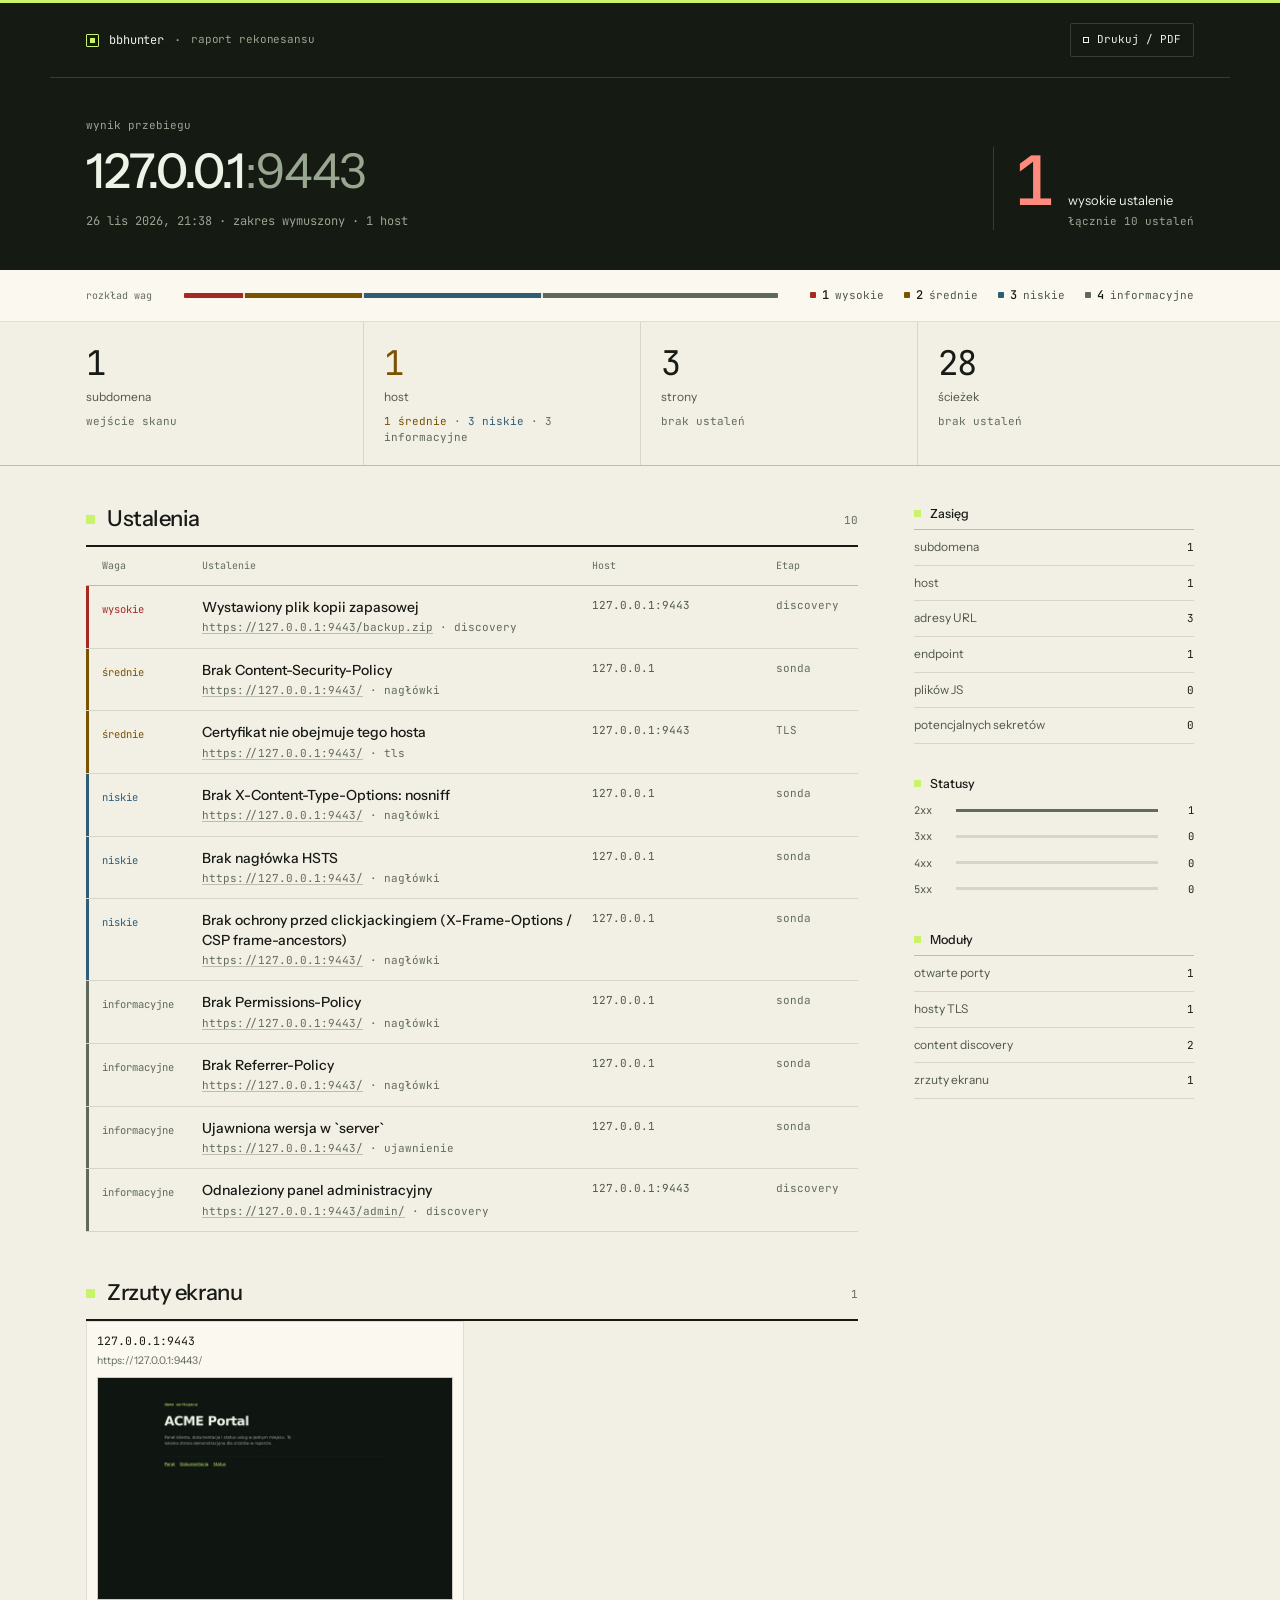
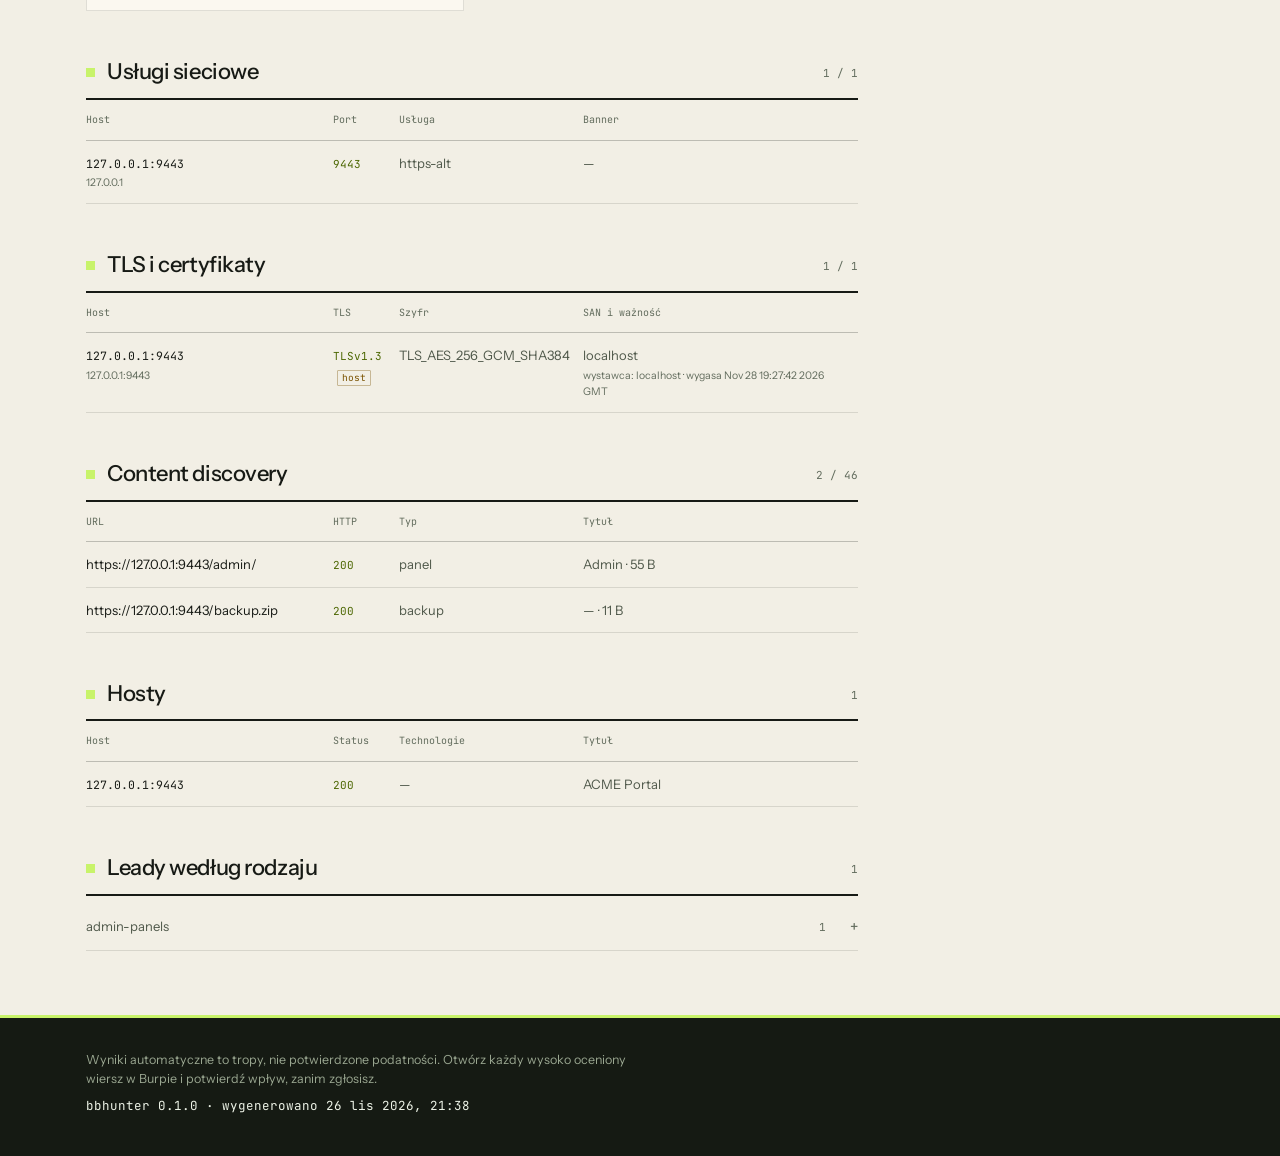
<file: site/assets/przyklad-raportu.html>
<!doctype html>
<html lang="pl">
<head>
<meta charset="utf-8">
<meta name="viewport" content="width=device-width, initial-scale=1">
<meta name="color-scheme" content="light">
<meta name="theme-color" content="#151a13">
<meta name="robots" content="noindex">
<link rel="icon" href="data:image/svg+xml,%3Csvg xmlns='http://www.w3.org/2000/svg' viewBox='0 0 32 32'%3E%3Crect width='32' height='32' fill='%23151a13'/%3E%3Crect x='8' y='8' width='16' height='16' fill='none' stroke='%23c8f36a'/%3E%3Crect x='13' y='13' width='6' height='6' fill='%23c8f36a'/%3E%3C/svg%3E">
<title>Raport rekonesansu — 127.0.0.1:9443 · bbhunter</title>
<style>
/* Fonty: Instrument Sans, JetBrains Mono (SIL Open Font License 1.1).
   Subset latin + latin-ext, wbudowany jako data URI — raport działa offline.
   Wygenerowane skryptem; nie edytuj ręcznie. */

@font-face {
  font-family: "Instrument Sans";
  font-style: normal;
  font-weight: 400;
  font-display: swap;
  src: url([data-uri]) format("woff2");
  unicode-range: U+0100-02BA, U+02BD-02C5, U+02C7-02CC, U+02CE-02D7, U+02DD-02FF, U+0304, U+0308, U+0329, U+1D00-1DBF, U+1E00-1E9F, U+1EF2-1EFF, U+2020, U+20A0-20AB, U+20AD-20C4, U+2113, U+2C60-2C7F, U+A720-A7FF;
}

@font-face {
  font-family: "Instrument Sans";
  font-style: normal;
  font-weight: 400;
  font-display: swap;
  src: url([data-uri]) format("woff2");
  unicode-range: U+0000-00FF, U+0131, U+0152-0153, U+02BB-02BC, U+02C6, U+02DA, U+02DC, U+0304, U+0308, U+0329, U+2000-206F, U+20AC, U+2122, U+2191, U+2193, U+2212, U+2215, U+FEFF, U+FFFD;
}

@font-face {
  font-family: "Instrument Sans";
  font-style: normal;
  font-weight: 500;
  font-display: swap;
  src: url([data-uri]) format("woff2");
  unicode-range: U+0100-02BA, U+02BD-02C5, U+02C7-02CC, U+02CE-02D7, U+02DD-02FF, U+0304, U+0308, U+0329, U+1D00-1DBF, U+1E00-1E9F, U+1EF2-1EFF, U+2020, U+20A0-20AB, U+20AD-20C4, U+2113, U+2C60-2C7F, U+A720-A7FF;
}

@font-face {
  font-family: "Instrument Sans";
  font-style: normal;
  font-weight: 500;
  font-display: swap;
  src: url([data-uri]) format("woff2");
  unicode-range: U+0000-00FF, U+0131, U+0152-0153, U+02BB-02BC, U+02C6, U+02DA, U+02DC, U+0304, U+0308, U+0329, U+2000-206F, U+20AC, U+2122, U+2191, U+2193, U+2212, U+2215, U+FEFF, U+FFFD;
}

@font-face {
  font-family: "JetBrains Mono";
  font-style: normal;
  font-weight: 400;
  font-display: swap;
  src: url([data-uri]) format("woff2");
  unicode-range: U+0100-02BA, U+02BD-02C5, U+02C7-02CC, U+02CE-02D7, U+02DD-02FF, U+0304, U+0308, U+0329, U+1D00-1DBF, U+1E00-1E9F, U+1EF2-1EFF, U+2020, U+20A0-20AB, U+20AD-20C4, U+2113, U+2C60-2C7F, U+A720-A7FF;
}

@font-face {
  font-family: "JetBrains Mono";
  font-style: normal;
  font-weight: 400;
  font-display: swap;
  src: url([data-uri]) format("woff2");
  unicode-range: U+0000-00FF, U+0131, U+0152-0153, U+02BB-02BC, U+02C6, U+02DA, U+02DC, U+0304, U+0308, U+0329, U+2000-206F, U+20AC, U+2122, U+2191, U+2193, U+2212, U+2215, U+FEFF, U+FFFD;
}

@font-face {
  font-family: "JetBrains Mono";
  font-style: normal;
  font-weight: 500;
  font-display: swap;
  src: url([data-uri]) format("woff2");
  unicode-range: U+0100-02BA, U+02BD-02C5, U+02C7-02CC, U+02CE-02D7, U+02DD-02FF, U+0304, U+0308, U+0329, U+1D00-1DBF, U+1E00-1E9F, U+1EF2-1EFF, U+2020, U+20A0-20AB, U+20AD-20C4, U+2113, U+2C60-2C7F, U+A720-A7FF;
}

@font-face {
  font-family: "JetBrains Mono";
  font-style: normal;
  font-weight: 500;
  font-display: swap;
  src: url([data-uri]) format("woff2");
  unicode-range: U+0000-00FF, U+0131, U+0152-0153, U+02BB-02BC, U+02C6, U+02DA, U+02DC, U+0304, U+0308, U+0329, U+2000-206F, U+20AC, U+2122, U+2191, U+2193, U+2212, U+2215, U+FEFF, U+FFFD;
}

/* =========================================================================
   bbhunter — tokeny raportu
   Papier + atrament + sygnałowa limonka. Raport jest dokumentem, nie kokpitem;
   dlatego ciemna okładka otwiera jasną stronę, a kolor nigdy nie niesie
   znaczenia sam — zawsze towarzyszy mu słowo albo liczba.
   ========================================================================= */

:root {
  color-scheme: light;

  /* --- papier i atrament -------------------------------------------------- */
  --paper-50: #fbf8f0;
  --paper-100: #f2efe5;
  --paper-200: #e9e4d7;
  --ink-950: #171a15;
  --ink-800: #2b3028;
  --ink-600: #4f584a;
  --ink-500: #626c5d;

  /* --- okładka ------------------------------------------------------------ */
  --cover-950: #10130e;
  --cover-900: #151a13;
  --cover-text: #edf3e7;
  --cover-muted: #99a690;
  --cover-line: color-mix(in srgb, var(--cover-text) 16%, transparent);

  /* --- sygnał ------------------------------------------------------------- */
  --signal-400: #c8f36a; /* tylko tło, pasek, znacznik */
  --signal-700: #4b6600; /* tekst i linki na papierze */

  /* --- waga ustalenia (na papierze) --------------------------------------- */
  --vermillion-700: #a52a22;
  --ochre-700: #7a5200;
  --slate-700: #2f5d76;
  --gray-600: #5f695b;

  /* --- semantyczne: powierzchnie ----------------------------------------- */
  --color-bg: var(--paper-100);
  --color-surface: var(--paper-50);
  --color-raised: var(--paper-200);
  --color-line: color-mix(in srgb, var(--ink-950) 12%, transparent);
  --color-line-strong: color-mix(in srgb, var(--ink-950) 24%, transparent);

  /* --- semantyczne: tekst ------------------------------------------------- */
  --color-text: var(--ink-950);
  --color-text-secondary: var(--ink-600);
  --color-text-muted: var(--ink-500);

  /* --- semantyczne: akcja, fokus, sygnał ---------------------------------- */
  --color-accent: var(--signal-700);
  --color-on-accent: var(--paper-50);
  --color-focus: var(--signal-700);
  --color-signal: var(--signal-400);
  --color-on-signal: var(--cover-950);

  /* --- semantyczne: okładka ----------------------------------------------- */
  --color-cover: var(--cover-900);
  --color-cover-text: var(--cover-text);
  --color-cover-muted: var(--cover-muted);
  --color-cover-line: var(--cover-line);
  --color-cover-sev-high: #ff8a7d;
  --color-cover-sev-medium: #f0c06a;
  --color-cover-sev-low: #8fcbe6;
  --color-cover-sev-info: #b7c3b0;

  /* --- semantyczne: waga ustalenia ---------------------------------------- */
  --color-sev-high: var(--vermillion-700);
  --color-sev-medium: var(--ochre-700);
  --color-sev-low: var(--slate-700);
  --color-sev-info: var(--gray-600);

  /* --- odstępy: siatka 4 px ----------------------------------------------- */
  --space-1: 4px;
  --space-2: 8px;
  --space-3: 12px;
  --space-4: 16px;
  --space-5: 20px;
  --space-6: 24px;
  --space-8: 32px;
  --space-10: 40px;
  --space-12: 48px;
  --space-16: 64px;

  /* --- promienie: papier jest płaski -------------------------------------- */
  --radius-1: 2px;

  /* --- typografia --------------------------------------------------------- */
  --font-ui: "Instrument Sans", ui-sans-serif, system-ui, -apple-system,
    "Segoe UI", sans-serif;
  --font-mono: "JetBrains Mono", ui-monospace, SFMono-Regular, Menlo, Consolas,
    monospace;

  --size-12: 0.75rem;
  --size-13: 0.8125rem;
  --size-14: 0.875rem;
  --size-20: 1.25rem;
  --size-30: 1.875rem;
  --size-44: 2.75rem;

  --lh-tight: 1.08;
  --lh-heading: 1.22;
  --lh-body: 1.55;
  --lh-meta: 1.4;

  --tracking-display: -0.025em;
  --tracking-flat: 0;

  /* --- układ -------------------------------------------------------------- */
  --page-max: 1180px;
  --gutter: 36px;
  --rail: 280px;
  --col-gap: 56px;
  --measure: 68ch;
  --dur-1: 120ms;
  --ease: cubic-bezier(0.2, 0, 0, 1);
}

/* =========================================================================
   bbhunter — raport rekonesansu
   Dokument: ciemna okładka, papier, sygnałowa limonka i waga przy wierszu.
   Kolory wyłącznie z tokens.css. Wydruk ma własny, jasny wariant.
   ========================================================================= */

*,
*::before,
*::after {
  box-sizing: border-box;
}

html {
  -webkit-text-size-adjust: 100%;
  scroll-padding-block-start: var(--space-8);
}

body {
  margin: 0;
  background: var(--color-bg);
  color: var(--color-text);
  font-family: var(--font-ui);
  font-size: var(--size-14);
  line-height: var(--lh-body);
  -webkit-font-smoothing: antialiased;
  -moz-osx-font-smoothing: grayscale;
}

::selection {
  background: var(--color-signal);
  color: var(--color-on-signal);
}

h1,
h2,
h3,
p,
ul,
ol {
  margin: 0;
}

ul,
ol {
  padding: 0;
  list-style: none;
}

a {
  color: inherit;
  text-decoration: none;
}

button {
  font: inherit;
  color: inherit;
}

:focus-visible {
  outline: 2px solid var(--color-focus);
  outline-offset: 3px;
  border-radius: var(--radius-1);
}

.mono {
  font-family: var(--font-mono);
  font-variant-ligatures: none;
  font-variant-numeric: tabular-nums;
}

.num {
  font-variant-numeric: tabular-nums;
}

.sr-only {
  position: absolute;
  width: 1px;
  height: 1px;
  padding: 0;
  margin: -1px;
  overflow: hidden;
  clip-path: inset(50%);
  white-space: nowrap;
  border: 0;
}

.skip {
  position: absolute;
  inset-inline-start: var(--space-4);
  inset-block-start: calc(-1 * var(--space-16));
  z-index: 20;
  display: inline-flex;
  align-items: center;
  min-height: 44px;
  padding: 0 var(--space-4);
  border: 1px solid var(--color-cover-line);
  background: var(--color-cover);
  color: var(--color-cover-text);
  font-size: var(--size-13);
}

.skip:focus {
  inset-block-start: var(--space-4);
}

.wrap {
  width: 100%;
  max-width: var(--page-max);
  margin-inline: auto;
  padding-inline: var(--gutter);
}

/* --- okładka ------------------------------------------------------------ */
.masthead {
  border-block-start: 3px solid var(--color-signal);
  background: var(--color-cover);
  color: var(--color-cover-text);
}

.masthead__bar {
  display: flex;
  align-items: center;
  justify-content: space-between;
  gap: var(--space-4);
  padding-block: var(--space-5);
  border-block-end: 1px solid var(--color-cover-line);
}

.brandline {
  display: inline-flex;
  align-items: center;
  gap: 10px;
  color: var(--color-cover-text);
  font-family: var(--font-mono);
  font-size: 12px;
  letter-spacing: -0.01em;
}

.brandline__mark {
  position: relative;
  width: 13px;
  height: 13px;
  border: 1px solid var(--color-signal);
  border-radius: 1px;
}

.brandline__mark::after {
  content: "";
  position: absolute;
  inset: 3px;
  background: var(--color-signal);
}

.brandline__sep {
  color: var(--color-cover-muted);
}

.brandline__label {
  color: var(--color-cover-muted);
  font-size: 11px;
}

.print {
  display: inline-flex;
  align-items: center;
  gap: 8px;
  min-height: 34px;
  padding: 0 12px;
  border: 1px solid var(--color-cover-line);
  border-radius: var(--radius-1);
  background: transparent;
  color: var(--color-cover-text);
  font-family: var(--font-mono);
  font-size: 11px;
  cursor: pointer;
  transition: color var(--dur-1) var(--ease),
    border-color var(--dur-1) var(--ease),
    background-color var(--dur-1) var(--ease);
}

.print:hover {
  border-color: var(--color-signal);
  background: color-mix(in srgb, var(--color-signal) 9%, transparent);
  color: var(--color-signal);
}

.print::before {
  content: "";
  width: 6px;
  height: 6px;
  border: 1px solid currentColor;
}

.masthead__inner {
  display: flex;
  flex-wrap: wrap;
  align-items: flex-end;
  justify-content: space-between;
  gap: var(--space-8);
  padding-block: var(--space-10) var(--space-10);
}

.kicker {
  margin-block-end: var(--space-3);
  color: var(--color-cover-muted);
  font-family: var(--font-mono);
  font-size: 11px;
  line-height: var(--lh-meta);
}

.target {
  color: var(--color-cover-text);
  font-size: 48px;
  line-height: var(--lh-tight);
  font-weight: 500;
  letter-spacing: var(--tracking-display);
  overflow-wrap: anywhere;
}

.target__port {
  color: var(--color-cover-muted);
  font-weight: 400;
}

.submeta {
  margin-block-start: var(--space-4);
  color: var(--color-cover-muted);
  font-family: var(--font-mono);
  font-size: 12px;
  line-height: var(--lh-meta);
}

.figure {
  display: flex;
  align-items: baseline;
  gap: var(--space-4);
  padding-inline-start: var(--space-5);
  border-inline-start: 1px solid var(--color-cover-line);
}

.figure__num {
  color: var(--color-cover-text);
  font-family: var(--font-mono);
  font-size: 68px;
  line-height: 1;
  font-weight: 500;
  letter-spacing: -0.05em;
  font-variant-numeric: tabular-nums;
}

.figure[data-sev="high"] .figure__num {
  color: var(--color-cover-sev-high);
}

.figure[data-sev="medium"] .figure__num {
  color: var(--color-cover-sev-medium);
}

.figure[data-sev="low"] .figure__num {
  color: var(--color-cover-sev-low);
}

.figure[data-sev="info"] .figure__num,
.figure[data-sev="none"] .figure__num {
  color: var(--color-cover-sev-info);
}

.figure__label {
  max-width: 16ch;
  color: var(--color-cover-text);
  font-size: 13px;
  line-height: var(--lh-meta);
  text-wrap: balance;
}

.figure__of {
  margin-block-start: var(--space-1);
  color: var(--color-cover-muted);
  font-family: var(--font-mono);
  font-size: 11px;
  white-space: nowrap;
}

/* --- rozkład wag -------------------------------------------------------- */
.weights {
  border-block-end: 1px solid var(--color-line);
  background: var(--color-surface);
}

.weights__inner {
  display: flex;
  flex-wrap: wrap;
  align-items: center;
  gap: var(--space-4) var(--space-8);
  padding-block: var(--space-4);
}

.weights__title {
  flex: none;
  color: var(--color-text-muted);
  font-family: var(--font-mono);
  font-size: 10px;
}

.weights__bar {
  display: flex;
  flex: 1 1 240px;
  gap: 2px;
  height: 5px;
  overflow: hidden;
  border-radius: 1px;
  background: var(--color-raised);
}

.weights__bar span {
  display: block;
  height: 100%;
  min-width: 0;
}

.weights__bar [data-sev="high"],
.weights__dot[data-sev="high"] {
  background: var(--color-sev-high);
}

.weights__bar [data-sev="medium"],
.weights__dot[data-sev="medium"] {
  background: var(--color-sev-medium);
}

.weights__bar [data-sev="low"],
.weights__dot[data-sev="low"] {
  background: var(--color-sev-low);
}

.weights__bar [data-sev="info"],
.weights__dot[data-sev="info"] {
  background: var(--color-sev-info);
}

.weights__legend {
  display: flex;
  flex-wrap: wrap;
  align-items: center;
  gap: var(--space-2) var(--space-5);
}

.weights__legend li {
  display: inline-flex;
  align-items: baseline;
  gap: 6px;
  color: var(--color-text-secondary);
  font-family: var(--font-mono);
  font-size: 11px;
}

.weights__dot {
  width: 6px;
  height: 6px;
  flex: none;
  border-radius: 1px;
  transform: translateY(-1px);
}

.weights__n {
  color: var(--color-text);
  font-size: 12px;
  font-weight: 500;
}

.weights__empty {
  color: var(--color-text-muted);
  font-family: var(--font-mono);
  font-size: 11px;
}

/* --- ślad pokrycia ------------------------------------------------------ */
.trace {
  border-block-end: 1px solid var(--color-line-strong);
}

.trace__list {
  display: grid;
  grid-template-columns: repeat(4, minmax(0, 1fr));
}

.st {
  min-width: 0;
  padding: var(--space-6) var(--space-5) var(--space-5);
  border-inline-start: 1px solid var(--color-line);
}

.st:first-child {
  padding-inline-start: 0;
  border-inline-start: 0;
}

.st__num {
  color: var(--color-text);
  font-family: var(--font-mono);
  font-size: 34px;
  line-height: 1;
  font-weight: 400;
  letter-spacing: -0.04em;
  font-variant-numeric: tabular-nums;
}

.st[data-sev="high"] .st__num {
  color: var(--color-sev-high);
}

.st[data-sev="medium"] .st__num {
  color: var(--color-sev-medium);
}

.st[data-sev="low"] .st__num {
  color: var(--color-sev-low);
}

.st__label {
  margin-block-start: var(--space-2);
  color: var(--color-text-secondary);
  font-size: 12px;
}

.st__sev {
  margin-block-start: var(--space-2);
  color: var(--color-text-muted);
  font-family: var(--font-mono);
  font-size: 11px;
  line-height: var(--lh-meta);
}

.st__sev .high {
  color: var(--color-sev-high);
}

.st__sev .medium {
  color: var(--color-sev-medium);
}

.st__sev .low {
  color: var(--color-sev-low);
}

.st__sev .info {
  color: var(--color-sev-info);
}

/* --- układ treści ------------------------------------------------------- */
.layout {
  display: grid;
  grid-template-columns: minmax(0, 1fr) var(--rail);
  gap: var(--col-gap);
  align-items: start;
  padding-block: var(--space-10) var(--space-16);
}

.col-main {
  min-width: 0;
}

.block {
  margin-block-start: var(--space-12);
}

.block:first-child {
  margin-block-start: 0;
}

.block__head {
  display: flex;
  align-items: baseline;
  justify-content: space-between;
  gap: var(--space-4);
  padding-block-end: var(--space-3);
  border-block-end: 2px solid var(--color-text);
}

h2 {
  display: flex;
  align-items: center;
  gap: var(--space-3);
  color: var(--color-text);
  font-size: 22px;
  line-height: var(--lh-heading);
  font-weight: 500;
  letter-spacing: -0.02em;
}

.tick {
  display: inline-block;
  width: 9px;
  height: 9px;
  flex: none;
  background: var(--color-signal);
}

.block__meta {
  color: var(--color-text-muted);
  font-family: var(--font-mono);
  font-size: 11px;
  white-space: nowrap;
}

/* --- rejestr ustaleń ---------------------------------------------------- */
.ledger {
  width: 100%;
  border-collapse: collapse;
  table-layout: fixed;
}

.ledger thead {
  position: sticky;
  top: 0;
  z-index: 2;
  background: var(--color-bg);
}

.ledger th {
  padding: var(--space-3) var(--space-3) var(--space-3) 0;
  border-block-end: 1px solid var(--color-line-strong);
  color: var(--color-text-muted);
  font-family: var(--font-mono);
  font-size: 10px;
  font-weight: 400;
  line-height: var(--lh-meta);
  text-align: start;
}

.ledger td {
  padding: var(--space-3) var(--space-3) var(--space-3) 0;
  border-block-end: 1px solid var(--color-line);
  vertical-align: top;
}

.ledger tbody tr {
  transition: background-color var(--dur-1) var(--ease);
}

.ledger tbody tr:hover {
  background: var(--color-surface);
}

.ledger tr[data-sev="high"] {
  --sev: var(--color-sev-high);
}

.ledger tr[data-sev="medium"] {
  --sev: var(--color-sev-medium);
}

.ledger tr[data-sev="low"] {
  --sev: var(--color-sev-low);
}

.ledger tr[data-sev="info"] {
  --sev: var(--color-sev-info);
}

.c-sev {
  width: 116px;
  box-shadow: inset 3px 0 0 var(--sev, transparent);
  padding-inline-start: var(--space-4) !important;
  padding-inline-end: var(--space-3) !important;
}

.sev {
  color: var(--sev, var(--color-text-secondary));
  font-family: var(--font-mono);
  font-size: 10.5px;
  line-height: var(--lh-meta);
  white-space: nowrap;
}

.c-host {
  width: 184px;
}

.c-stage {
  width: 82px;
}

.find__title {
  display: block;
  color: var(--color-text);
  font-size: 14px;
  font-weight: 500;
  line-height: 1.38;
  text-wrap: pretty;
}

.find__path {
  display: block;
  margin-block-start: 3px;
  color: var(--color-text-muted);
  font-family: var(--font-mono);
  font-size: 11px;
  line-height: var(--lh-meta);
  overflow-wrap: anywhere;
}

.find__path a {
  display: inline-block;
  margin-block: -4px;
  padding-block: 4px;
  text-decoration: underline;
  text-decoration-color: var(--color-line-strong);
  text-decoration-thickness: 1px;
  text-underline-offset: 0.18em;
  transition: color var(--dur-1) var(--ease);
}

.find__path a:hover {
  color: var(--color-accent);
}

.cell-host,
.cell-stage {
  color: var(--color-text-secondary);
  font-family: var(--font-mono);
  font-size: 11px;
  line-height: var(--lh-meta);
  overflow-wrap: anywhere;
}

.cell-stage {
  color: var(--color-text-muted);
}

/* --- hosty -------------------------------------------------------------- */
.hosts {
  width: 100%;
  border-collapse: collapse;
  table-layout: fixed;
}

.hosts th {
  padding: var(--space-3) var(--space-3) var(--space-3) 0;
  border-block-end: 1px solid var(--color-line-strong);
  color: var(--color-text-muted);
  font-family: var(--font-mono);
  font-size: 10px;
  font-weight: 400;
  text-align: start;
}

.hosts td {
  padding: var(--space-3) var(--space-3) var(--space-3) 0;
  border-block-end: 1px solid var(--color-line);
  vertical-align: baseline;
  font-size: 13px;
}

.hosts tr:hover {
  background: var(--color-surface);
}

.c-name {
  width: 32%;
}

.c-status {
  width: 66px;
}

.c-tech {
  width: 184px;
}

.cell-name {
  color: var(--color-text);
  font-family: var(--font-mono);
  font-size: 11.5px;
  overflow-wrap: anywhere;
}

.status {
  font-family: var(--font-mono);
  font-size: 11px;
  font-variant-numeric: tabular-nums;
}

.status[data-class="0"] {
  color: var(--color-text-muted);
}

.status[data-class="2"] {
  color: var(--color-accent);
}

.status[data-class="3"] {
  color: var(--color-text-secondary);
}

.status[data-class="4"] {
  color: var(--color-sev-medium);
}

.status[data-class="5"] {
  color: var(--color-sev-high);
}

.cell-tech,
.cell-title {
  color: var(--color-text-secondary);
  overflow-wrap: anywhere;
}

.cell-tech {
  font-size: 11.5px;
}

/* --- leady -------------------------------------------------------------- */
.leads {
  margin-block-start: var(--space-2);
}

.lead {
  border-block-end: 1px solid var(--color-line);
}

.lead summary {
  display: flex;
  align-items: baseline;
  justify-content: space-between;
  gap: var(--space-4);
  min-height: 44px;
  padding-block: var(--space-3);
  cursor: pointer;
  list-style: none;
}

.lead summary::-webkit-details-marker {
  display: none;
}

.lead summary::after {
  content: "+";
  width: var(--space-4);
  flex: none;
  color: var(--color-text-muted);
  font-family: var(--font-mono);
  font-size: 14px;
  text-align: end;
  transition: color var(--dur-1) var(--ease);
}

.lead[open] summary::after {
  content: "\2212";
}

.lead summary:hover .lead__name,
.lead summary:hover::after {
  color: var(--color-accent);
}

.lead__name {
  color: var(--color-text-secondary);
  font-size: 13px;
}

.lead__n {
  margin-inline-start: auto;
  color: var(--color-text-muted);
  font-family: var(--font-mono);
  font-size: 11px;
}

.lead__list {
  padding-block-end: var(--space-3);
}

.lead__list a {
  display: block;
  min-height: 44px;
  padding-block: var(--space-3);
  color: var(--color-text-secondary);
  font-family: var(--font-mono);
  font-size: 11px;
  line-height: var(--lh-meta);
  overflow-wrap: anywhere;
  transition: color var(--dur-1) var(--ease);
}

.lead__list a:hover {
  color: var(--color-accent);
}

/* --- szyna -------------------------------------------------------------- */
.rail {
  position: sticky;
  inset-block-start: var(--space-6);
  display: grid;
  gap: var(--space-8);
  min-width: 0;
}

.rail__label {
  display: flex;
  align-items: center;
  gap: 9px;
  margin-block-end: var(--space-2);
  color: var(--color-text);
  font-size: 12.5px;
  font-weight: 500;
  line-height: var(--lh-heading);
}

.rail__label .tick {
  width: 7px;
  height: 7px;
}

.rows {
  border-block-start: 1px solid var(--color-line-strong);
}

.rows li {
  display: flex;
  align-items: baseline;
  justify-content: space-between;
  gap: var(--space-3);
  padding-block: var(--space-2);
  border-block-end: 1px solid var(--color-line);
  color: var(--color-text-secondary);
  font-size: 12px;
}

.rows .n {
  color: var(--color-text);
  font-family: var(--font-mono);
  font-size: 11px;
  font-variant-numeric: tabular-nums;
}

.bars {
  display: grid;
  gap: var(--space-1);
}

.bars li {
  display: grid;
  grid-template-columns: 34px minmax(0, 1fr) 28px;
  align-items: center;
  gap: var(--space-2);
  padding-block: 3px;
}

.bars__label,
.bars__n {
  color: var(--color-text-secondary);
  font-family: var(--font-mono);
  font-size: 10.5px;
  font-variant-numeric: tabular-nums;
}

.bars__n {
  color: var(--color-text);
  text-align: end;
}

.bars__bar {
  height: 3px;
  background: var(--color-line);
}

.bars__bar i {
  display: block;
  width: var(--v, 0%);
  height: 100%;
  background: var(--color-text-muted);
}

.bars li[data-sev="medium"] .bars__bar i {
  background: var(--color-sev-medium);
}

.bars li[data-sev="high"] .bars__bar i {
  background: var(--color-sev-high);
}

/* --- pusty stan, uwagi -------------------------------------------------- */
.note {
  padding: var(--space-5);
  border: 1px solid var(--color-line-strong);
  background: var(--color-surface);
}

.note__title {
  margin-block-end: var(--space-2);
  color: var(--color-text);
  font-size: 14px;
  font-weight: 500;
  line-height: var(--lh-heading);
}

.note__body {
  max-width: var(--measure);
  color: var(--color-text-secondary);
  font-size: 13px;
  text-wrap: pretty;
}

.note__list {
  padding-inline-start: var(--space-4);
  max-width: var(--measure);
  color: var(--color-text-secondary);
  font-size: 13px;
  list-style: square;
}

.note__list li + li {
  margin-block-start: var(--space-1);
}

.notes {
  display: grid;
  gap: var(--space-4);
  margin-block-start: var(--space-6);
}

/* --- stopka ------------------------------------------------------------- */
.footer {
  border-block-start: 3px solid var(--color-signal);
  background: var(--color-cover);
  color: var(--color-cover-muted);
  padding-block: var(--space-8) var(--space-10);
  font-size: 12.5px;
}

.footer p {
  max-width: var(--measure);
  text-wrap: pretty;
}

.footer p + p {
  margin-block-start: var(--space-2);
}

.footer .mono {
  color: var(--color-cover-text);
}

.footer strong {
  color: var(--color-cover-text);
  font-weight: 500;
}

/* --- OSINT w raporcie ---------------------------------------------------- */
.alias-note {
  display: block;
  margin-block-start: 2px;
  color: var(--color-text-muted);
  font-size: 10.5px;
}

.osint-sub {
  margin-block-start: var(--space-5);
}

.osint-sub h3 {
  margin-block-end: var(--space-2);
  color: var(--color-text-secondary);
  font-size: 12.5px;
  font-weight: 500;
}

.kv {
  display: grid;
  grid-template-columns: 140px minmax(0, 1fr);
  gap: var(--space-1) var(--space-4);
  font-size: 13px;
}

.kv dt {
  color: var(--color-text-muted);
  font-family: var(--font-mono);
  font-size: 11px;
}

.kv dd {
  margin: 0;
  overflow-wrap: anywhere;
}

.tag {
  display: inline-flex;
  align-items: center;
  margin-inline-start: 4px;
  padding: 1px 4px;
  border: 1px solid var(--color-line);
  border-radius: 1px;
  color: var(--color-text-muted);
  font-family: var(--font-mono);
  font-size: 9.5px;
  line-height: 1.3;
  white-space: nowrap;
}

.tag--in {
  color: var(--color-accent);
}

.tag--warn {
  border-color: color-mix(in srgb, var(--color-sev-medium) 35%, transparent);
  color: var(--color-sev-medium);
}

.tag--bad {
  border-color: color-mix(in srgb, var(--color-sev-high) 35%, transparent);
  color: var(--color-sev-high);
}

.shots {
  display: grid;
  grid-template-columns: repeat(2, minmax(0, 1fr));
  gap: var(--space-4);
}

.shot {
  margin: 0;
  padding: 10px;
  border: 1px solid var(--color-line);
  background: var(--color-surface);
}

.shot__host {
  display: flex;
  flex-direction: column;
  gap: 1px;
  margin-block-end: 8px;
  font-size: 12px;
}

.shot img {
  display: block;
  width: 100%;
  height: auto;
  border: 1px solid var(--color-line);
  background: var(--color-raised);
}

@media (max-width: 640px) {
  .shots {
    grid-template-columns: minmax(0, 1fr);
  }
}

/* --- responsywność ------------------------------------------------------ */
@media (max-width: 960px) {
  .layout {
    grid-template-columns: minmax(0, 1fr);
    padding-block-start: var(--space-8);
  }

  .rail {
    position: static;
    grid-template-columns: repeat(2, minmax(0, 1fr));
    gap: var(--space-6) var(--space-8);
  }
}

@media (max-width: 820px) {
  .ledger,
  .ledger tbody,
  .ledger tr,
  .ledger td {
    display: block;
    width: auto;
  }

  .ledger thead {
    display: none;
  }

  .ledger tr {
    padding: var(--space-3) 0 var(--space-4);
    border-block-end: 1px solid var(--color-line);
  }

  .ledger tr:hover {
    background: transparent;
  }

  .ledger td {
    padding: 0;
    border: 0;
  }

  .ledger .c-sev {
    margin-inline-start: var(--space-4);
    padding: 0 !important;
    border-inline-start: 3px solid var(--sev, transparent);
    box-shadow: none;
    padding-block-end: var(--space-1) !important;
  }

  .ledger .c-sev .sev {
    padding-inline-start: var(--space-2);
  }

  .ledger .c-host,
  .ledger .c-stage {
    margin-inline-start: var(--space-4);
  }
}

@media (max-width: 640px) {
  :root {
    --gutter: 20px;
  }

  .masthead__bar {
    padding-block: var(--space-4);
  }

  .brandline__label,
  .brandline__sep {
    display: none;
  }

  .masthead__inner {
    gap: var(--space-6);
    padding-block: var(--space-8) var(--space-8);
  }

  .target {
    font-size: 30px;
    letter-spacing: -0.02em;
  }

  .figure {
    padding-inline-start: var(--space-4);
  }

  .figure__num {
    font-size: 46px;
  }

  .figure__label {
    font-size: 12px;
  }

  .weights__inner {
    align-items: flex-start;
    flex-direction: column;
    gap: var(--space-3);
  }

  .weights__bar {
    flex-basis: auto;
    width: 100%;
  }

  .trace__list {
    grid-template-columns: repeat(2, minmax(0, 1fr));
  }

  .st {
    padding: var(--space-4);
    border-block-end: 1px solid var(--color-line);
  }

  .st:nth-child(odd) {
    padding-inline-start: 0;
    border-inline-start: 0;
  }

  .st__num {
    font-size: 28px;
  }

  .rail {
    grid-template-columns: minmax(0, 1fr);
  }

  .hosts,
  .hosts tbody,
  .hosts tr,
  .hosts td {
    display: block;
    width: auto;
  }

  .hosts thead {
    display: none;
  }

  .hosts tr {
    display: grid;
    grid-template-columns: minmax(0, 1fr) auto;
    gap: var(--space-1) var(--space-3);
    padding-block: var(--space-3);
    border-block-end: 1px solid var(--color-line);
  }

  .hosts td {
    padding: 0;
    border: 0;
  }

  .hosts .c-status {
    text-align: end;
  }

  .hosts .c-tech,
  .hosts .c-title {
    grid-column: 1 / -1;
  }

  .block {
    margin-block-start: var(--space-10);
  }

  .kv {
    grid-template-columns: 110px minmax(0, 1fr);
  }
}

@media (max-width: 380px) {
  .print {
    padding: 0 9px;
    font-size: 10px;
  }

  .figure {
    padding-inline-start: 0;
    border-inline-start: 0;
  }

  .trace__list {
    grid-template-columns: minmax(0, 1fr);
  }

  .st {
    padding-inline-start: 0;
    border-inline-start: 0;
  }

  .st:last-child {
    border-block-end: 0;
  }
}

@media (prefers-reduced-motion: reduce) {
  *,
  *::before,
  *::after {
    transition-duration: 0.01ms !important;
    animation-duration: 0.01ms !important;
    animation-iteration-count: 1 !important;
    scroll-behavior: auto !important;
  }
}

/* --- wydruk ------------------------------------------------------------- */
@media print {
  :root {
    --color-bg: #ffffff;
    --color-surface: #ffffff;
    --color-raised: #f1f1ef;
    --color-line: #d7d7d2;
    --color-line-strong: #a9aaa3;
    --color-text: #141611;
    --color-text-secondary: #40453b;
    --color-text-muted: #5b6154;
    --color-accent: #3f5700;
    --color-cover: #ffffff;
    --color-cover-text: #141611;
    --color-cover-muted: #555b4f;
    --color-cover-line: #c4c5bd;
    --color-signal: #c8f36a;
    --color-sev-high: #8f211a;
    --color-sev-medium: #694600;
    --color-sev-low: #294f65;
    --color-sev-info: #555d51;
  }

  @page {
    size: A4;
    margin: 14mm 12mm;
  }

  html {
    scroll-padding-block-start: 0;
  }

  body {
    background: #fff;
    color: #141611;
    font-size: 10pt;
  }

  .skip,
  .print,
  .weights__bar,
  .tick,
  .brandline__mark {
    display: none;
  }

  .masthead {
    border-block-start: 4px solid #141611;
    background: #fff;
    color: #141611;
  }

  .masthead__bar {
    padding-block: 0 8pt;
    border-block-end: 1px solid #c4c5bd;
  }

  .masthead__inner {
    padding-block: 10pt 14pt;
  }

  .target {
    color: #141611;
    font-size: 28pt;
  }

  .figure__num,
  .figure[data-sev] .figure__num {
    color: #141611 !important;
    font-size: 36pt;
  }

  .figure__label,
  .figure__of,
  .kicker,
  .submeta {
    color: #40453b;
  }

  .weights {
    background: #fff;
  }

  .weights__bar {
    display: none;
  }

  .weights__inner {
    padding-block: 6pt;
  }

  .layout {
    display: block;
    padding-block: 12pt;
  }

  .rail {
    position: static;
    display: grid;
    grid-template-columns: repeat(2, minmax(0, 1fr));
    gap: 16pt;
    margin-block-start: 18pt;
  }

  .block {
    margin-block-start: 18pt;
  }

  .block__head {
    border-block-end: 1px solid #141611;
    break-after: avoid;
  }

  .ledger thead,
  .hosts thead {
    break-after: avoid;
  }

  .ledger {
    display: table;
    width: 100%;
  }

  .ledger thead {
    position: static;
    display: table-header-group;
  }

  .ledger tbody {
    display: table-row-group;
  }

  .ledger tr {
    display: table-row;
  }

  .ledger th,
  .ledger td {
    display: table-cell;
  }

  .ledger .c-sev {
    margin: 0;
    padding-inline-start: 16px !important;
    border-inline-start: 0;
    box-shadow: inset 3px 0 0 var(--sev, transparent);
  }

  .ledger .c-host,
  .ledger .c-stage {
    margin: 0;
  }

  .ledger tr,
  .hosts tr,
  .lead,
  .note,
  .shot,
  .rail section {
    break-inside: avoid;
  }

  .shots {
    grid-template-columns: repeat(2, minmax(0, 1fr));
  }

  .ledger tbody tr:hover,
  .hosts tr:hover {
    background: transparent;
  }

  .footer {
    border-block-start: 2px solid #141611;
    background: #fff;
    color: #40453b;
    padding-block: 12pt 0;
  }

  .footer .mono {
    color: #141611;
  }

  a {
    text-decoration: none;
  }
}

</style>
</head>
<body>
<a class="skip" href="#tresc">Przejdź do treści</a>

<header class="masthead">
  <div class="wrap masthead__bar">
    <p class="brandline"><span class="brandline__mark" aria-hidden="true"></span>bbhunter <span class="brandline__sep">·</span><span class="brandline__label">raport rekonesansu</span></p>
    <button class="print" type="button" title="Drukuj raport lub zapisz jako PDF" onclick="window.print()">Drukuj / PDF</button>
  </div>
  <div class="wrap masthead__inner">
    <div>
      <p class="kicker">wynik przebiegu</p>
      <h1 class="target">127.0.0.1<span class="target__port">:9443</span></h1>
      <p class="submeta">26 lis 2026, 21:38 · zakres wymuszony · 1 host</p>
    </div>
    <div class="figure" data-sev="high">
      <p class="figure__num num">1</p>
      <div>
        <p class="figure__label">wysokie ustalenie</p>
        <p class="figure__of">łącznie 10 ustaleń</p>
      </div>
    </div>
  </div>
</header>

<section class="weights" aria-label="Rozkład wag">
  <div class="wrap weights__inner">
    <p class="weights__title">rozkład wag</p>
    <div class="weights__bar" aria-hidden="true"><span data-sev="high" style="width:10.00%"></span><span data-sev="medium" style="width:20.00%"></span><span data-sev="low" style="width:30.00%"></span><span data-sev="info" style="width:40.00%"></span></div>
    <ul class="weights__legend"><li><span class="weights__dot" data-sev="high"></span><span class="weights__n">1</span><span>wysokie</span></li><li><span class="weights__dot" data-sev="medium"></span><span class="weights__n">2</span><span>średnie</span></li><li><span class="weights__dot" data-sev="low"></span><span class="weights__n">3</span><span>niskie</span></li><li><span class="weights__dot" data-sev="info"></span><span class="weights__n">4</span><span>informacyjne</span></li></ul>
  </div>
</section>
<section class="trace" aria-labelledby="trace-title">
  <div class="wrap">
    <h2 id="trace-title" class="sr-only">Pokrycie skanu</h2>
    <ol class="trace__list">
<li class="st" data-sev="none">
  <p class="st__num num">1</p>
  <p class="st__label">subdomena</p>
  <p class="st__sev">wejście skanu</p>
</li>
<li class="st" data-sev="medium">
  <p class="st__num num">1</p>
  <p class="st__label">host</p>
  <p class="st__sev"><span class="sevpart medium">1 średnie</span> · <span class="sevpart low">3 niskie</span> · <span class="sevpart info">3 informacyjne</span></p>
</li>
<li class="st" data-sev="none">
  <p class="st__num num">3</p>
  <p class="st__label">strony</p>
  <p class="st__sev">brak ustaleń</p>
</li>
<li class="st" data-sev="none">
  <p class="st__num num">28</p>
  <p class="st__label">ścieżek</p>
  <p class="st__sev">brak ustaleń</p>
</li>
    </ol>
  </div>
</section>

<main id="tresc" class="wrap layout">
  <div class="col-main">
    <section class="block" aria-labelledby="findings-title">
      <div class="block__head">
        <h2 id="findings-title"><span class="tick" aria-hidden="true"></span>Ustalenia</h2>
        <p class="block__meta">10</p>
      </div>
      <table class="ledger">
  <caption class="sr-only">Ustalenia z automatycznych sprawdzeń, od najwyższej wagi</caption>
  <thead>
    <tr>
      <th scope="col" class="c-sev">Waga</th>
      <th scope="col">Ustalenie</th>
      <th scope="col" class="c-host">Host</th>
      <th scope="col" class="c-stage">Etap</th>
    </tr>
  </thead>
  <tbody>
<tr data-sev="high">
  <td class="c-sev"><span class="sev">wysokie</span></td>
  <td class="c-find">
    <span class="find__title">Wystawiony plik kopii zapasowej</span>
    <span class="find__path"><a href="https://127.0.0.1:9443/backup.zip" rel="noreferrer">https://127.0.0.1:9443/backup.zip</a> · discovery</span>
  </td>
  <td class="c-host cell-host">127.0.0.1:9443</td>
  <td class="c-stage cell-stage">discovery</td>
</tr>
<tr data-sev="medium">
  <td class="c-sev"><span class="sev">średnie</span></td>
  <td class="c-find">
    <span class="find__title">Brak Content-Security-Policy</span>
    <span class="find__path"><a href="https://127.0.0.1:9443/" rel="noreferrer">https://127.0.0.1:9443/</a> · nagłówki</span>
  </td>
  <td class="c-host cell-host">127.0.0.1</td>
  <td class="c-stage cell-stage">sonda</td>
</tr>
<tr data-sev="medium">
  <td class="c-sev"><span class="sev">średnie</span></td>
  <td class="c-find">
    <span class="find__title">Certyfikat nie obejmuje tego hosta</span>
    <span class="find__path"><a href="https://127.0.0.1:9443/" rel="noreferrer">https://127.0.0.1:9443/</a> · tls</span>
  </td>
  <td class="c-host cell-host">127.0.0.1:9443</td>
  <td class="c-stage cell-stage">TLS</td>
</tr>
<tr data-sev="low">
  <td class="c-sev"><span class="sev">niskie</span></td>
  <td class="c-find">
    <span class="find__title">Brak X-Content-Type-Options: nosniff</span>
    <span class="find__path"><a href="https://127.0.0.1:9443/" rel="noreferrer">https://127.0.0.1:9443/</a> · nagłówki</span>
  </td>
  <td class="c-host cell-host">127.0.0.1</td>
  <td class="c-stage cell-stage">sonda</td>
</tr>
<tr data-sev="low">
  <td class="c-sev"><span class="sev">niskie</span></td>
  <td class="c-find">
    <span class="find__title">Brak nagłówka HSTS</span>
    <span class="find__path"><a href="https://127.0.0.1:9443/" rel="noreferrer">https://127.0.0.1:9443/</a> · nagłówki</span>
  </td>
  <td class="c-host cell-host">127.0.0.1</td>
  <td class="c-stage cell-stage">sonda</td>
</tr>
<tr data-sev="low">
  <td class="c-sev"><span class="sev">niskie</span></td>
  <td class="c-find">
    <span class="find__title">Brak ochrony przed clickjackingiem (X-Frame-Options / CSP frame-ancestors)</span>
    <span class="find__path"><a href="https://127.0.0.1:9443/" rel="noreferrer">https://127.0.0.1:9443/</a> · nagłówki</span>
  </td>
  <td class="c-host cell-host">127.0.0.1</td>
  <td class="c-stage cell-stage">sonda</td>
</tr>
<tr data-sev="info">
  <td class="c-sev"><span class="sev">informacyjne</span></td>
  <td class="c-find">
    <span class="find__title">Brak Permissions-Policy</span>
    <span class="find__path"><a href="https://127.0.0.1:9443/" rel="noreferrer">https://127.0.0.1:9443/</a> · nagłówki</span>
  </td>
  <td class="c-host cell-host">127.0.0.1</td>
  <td class="c-stage cell-stage">sonda</td>
</tr>
<tr data-sev="info">
  <td class="c-sev"><span class="sev">informacyjne</span></td>
  <td class="c-find">
    <span class="find__title">Brak Referrer-Policy</span>
    <span class="find__path"><a href="https://127.0.0.1:9443/" rel="noreferrer">https://127.0.0.1:9443/</a> · nagłówki</span>
  </td>
  <td class="c-host cell-host">127.0.0.1</td>
  <td class="c-stage cell-stage">sonda</td>
</tr>
<tr data-sev="info">
  <td class="c-sev"><span class="sev">informacyjne</span></td>
  <td class="c-find">
    <span class="find__title">Ujawniona wersja w `server`</span>
    <span class="find__path"><a href="https://127.0.0.1:9443/" rel="noreferrer">https://127.0.0.1:9443/</a> · ujawnienie</span>
  </td>
  <td class="c-host cell-host">127.0.0.1</td>
  <td class="c-stage cell-stage">sonda</td>
</tr>
<tr data-sev="info">
  <td class="c-sev"><span class="sev">informacyjne</span></td>
  <td class="c-find">
    <span class="find__title">Odnaleziony panel administracyjny</span>
    <span class="find__path"><a href="https://127.0.0.1:9443/admin/" rel="noreferrer">https://127.0.0.1:9443/admin/</a> · discovery</span>
  </td>
  <td class="c-host cell-host">127.0.0.1:9443</td>
  <td class="c-stage cell-stage">discovery</td>
</tr>
  </tbody>
</table>
    </section>

    <section class="block" aria-labelledby="shots-title">
  <div class="block__head"><h2 id="shots-title"><span class="tick" aria-hidden="true"></span>Zrzuty ekranu</h2><p class="block__meta">1</p></div>
  <div class="shots"><figure class="shot">
  <p class="shot__host"><span class="cell-name">127.0.0.1:9443</span><span class="alias-note">https://127.0.0.1:9443/</span></p>
  <a href="screenshots/127.0.0.1_9443-3b7338.png" rel="noreferrer"><img src="[data-uri]" alt="Zrzut ekranu 127.0.0.1:9443" loading="lazy"></a>
</figure></div>
</section>
    <section class="block" aria-labelledby="ports-title">
  <div class="block__head"><h2 id="ports-title"><span class="tick" aria-hidden="true"></span>Usługi sieciowe</h2><p class="block__meta">1 / 1</p></div>
  <table class="hosts">
  <caption class="sr-only">Otwarte porty i usługi</caption>
  <thead><tr><th scope="col" class="c-name">Host</th><th scope="col" class="c-status">Port</th><th scope="col" class="c-tech">Usługa</th><th scope="col" class="c-title">Banner</th></tr></thead>
  <tbody><tr>
  <td class="c-name"><span class="cell-name">127.0.0.1:9443</span><span class="alias-note">127.0.0.1</span></td>
  <td class="c-status"><span class="status" data-class="2">9443</span></td>
  <td class="c-tech cell-tech">https-alt</td>
  <td class="c-title cell-title">—</td>
</tr>
</tbody>
</table>
</section>
    <section class="block" aria-labelledby="tls-title">
  <div class="block__head"><h2 id="tls-title"><span class="tick" aria-hidden="true"></span>TLS i certyfikaty</h2><p class="block__meta">1 / 1</p></div>
  <table class="hosts">
  <caption class="sr-only">Certyfikaty i negocjowane parametry TLS</caption>
  <thead><tr><th scope="col" class="c-name">Host</th><th scope="col" class="c-status">TLS</th><th scope="col" class="c-tech">Szyfr</th><th scope="col" class="c-title">SAN i ważność</th></tr></thead>
  <tbody><tr>
  <td class="c-name"><span class="cell-name">127.0.0.1:9443</span><span class="alias-note">127.0.0.1:9443</span></td>
  <td class="c-status"><span class="status" data-class="2">TLSv1.3</span><span class="tag tag--warn" title="Certyfikat nie obejmuje tego hosta">host</span></td>
  <td class="c-tech cell-tech">TLS_AES_256_GCM_SHA384</td>
  <td class="c-title cell-title">localhost <span class="alias-note">wystawca: localhost · wygasa Nov 28 19:27:42 2026 GMT</span></td>
</tr>
</tbody>
</table>
</section>
    
    <section class="block" aria-labelledby="discovery-title">
  <div class="block__head"><h2 id="discovery-title"><span class="tick" aria-hidden="true"></span>Content discovery</h2><p class="block__meta">2 / 46</p></div>
  <table class="hosts">
  <caption class="sr-only">Trafienia content discovery</caption>
  <thead><tr><th scope="col" class="c-name">URL</th><th scope="col" class="c-status">HTTP</th><th scope="col" class="c-tech">Typ</th><th scope="col" class="c-title">Tytuł</th></tr></thead>
  <tbody><tr>
  <td class="c-name"><a href="https://127.0.0.1:9443/admin/" rel="noreferrer">https://127.0.0.1:9443/admin/</a></td>
  <td class="c-status"><span class="status" data-class="2">200</span></td>
  <td class="c-tech cell-tech">panel</td>
  <td class="c-title cell-title">Admin · 55 B</td>
</tr>
<tr>
  <td class="c-name"><a href="https://127.0.0.1:9443/backup.zip" rel="noreferrer">https://127.0.0.1:9443/backup.zip</a></td>
  <td class="c-status"><span class="status" data-class="2">200</span></td>
  <td class="c-tech cell-tech">backup</td>
  <td class="c-title cell-title">— · 11 B</td>
</tr>
</tbody>
</table>
</section>

    <section class="block" aria-labelledby="hosts-title">
      <div class="block__head">
        <h2 id="hosts-title"><span class="tick" aria-hidden="true"></span>Hosty</h2>
        <p class="block__meta">1</p>
      </div>
      <table class="hosts">
  <caption class="sr-only">Hosty, które odpowiedziały po HTTP</caption>
  <thead>
    <tr>
      <th scope="col" class="c-name">Host</th>
      <th scope="col" class="c-status">Status</th>
      <th scope="col" class="c-tech">Technologie</th>
      <th scope="col" class="c-title">Tytuł</th>
    </tr>
  </thead>
  <tbody>
<tr>
  <td class="c-name"><span class="cell-name">127.0.0.1:9443</span></td>
  <td class="c-status"><span class="status" data-class="2">200</span></td>
  <td class="c-tech cell-tech">—</td>
  <td class="c-title cell-title">ACME Portal</td>
</tr>
  </tbody>
</table>
    </section>

    <section class="block" aria-labelledby="leads-title">
      <div class="block__head">
        <h2 id="leads-title"><span class="tick" aria-hidden="true"></span>Leady według rodzaju</h2>
        <p class="block__meta">1</p>
      </div>
      <div class="leads"><details class="lead">
  <summary><span class="lead__name">admin-panels</span><span class="lead__n">1</span></summary>
  <ul class="lead__list">
<li><a href="https://127.0.0.1:9443/admin/" rel="noreferrer">https://127.0.0.1:9443/admin/</a></li>
  </ul>
</details>
</div>
    </section>
    
  </div>

  <aside class="rail" aria-label="Podsumowanie skanu"><section aria-label="Zasięg">
  <p class="rail__label"><span class="tick" aria-hidden="true"></span>Zasięg</p>
  <ul class="rows">
<li><span>subdomena</span><span class="n">1</span></li>
<li><span>host</span><span class="n">1</span></li>
<li><span>adresy URL</span><span class="n">3</span></li>
<li><span>endpoint</span><span class="n">1</span></li>
<li><span>plików JS</span><span class="n">0</span></li>
<li><span>potencjalnych sekretów</span><span class="n">0</span></li>
  </ul>
</section><section aria-label="Statusy odpowiedzi">
  <p class="rail__label"><span class="tick" aria-hidden="true"></span>Statusy</p>
  <ul class="bars">
<li><span class="bars__label">2xx</span><span class="bars__bar"><i style="--v:100%"></i></span><span class="bars__n">1</span></li>
<li><span class="bars__label">3xx</span><span class="bars__bar"><i style="--v:0%"></i></span><span class="bars__n">0</span></li>
<li data-sev="medium"><span class="bars__label">4xx</span><span class="bars__bar"><i style="--v:0%"></i></span><span class="bars__n">0</span></li>
<li data-sev="high"><span class="bars__label">5xx</span><span class="bars__bar"><i style="--v:0%"></i></span><span class="bars__n">0</span></li>
  </ul>
</section><section aria-label="Moduły">
  <p class="rail__label"><span class="tick" aria-hidden="true"></span>Moduły</p>
  <ul class="rows">
<li><span>otwarte porty</span><span class="n">1</span></li>
<li><span>hosty TLS</span><span class="n">1</span></li>
<li><span>content discovery</span><span class="n">2</span></li>
<li><span>zrzuty ekranu</span><span class="n">1</span></li>
  </ul>
</section></aside>
</main>

<footer class="footer">
  <div class="wrap">
    <p>Wyniki automatyczne to tropy, nie potwierdzone podatności. Otwórz każdy wysoko oceniony wiersz w Burpie i potwierdź wpływ, zanim zgłosisz.</p>
    <p class="mono">bbhunter 0.1.0 · wygenerowano 26 lis 2026, 21:38</p>
  </div>
</footer>
</body>
</html>
</file>
<file: design/fonts.css>
/* Fonty: Instrument Sans, JetBrains Mono (SIL Open Font License 1.1).
   Subset latin + latin-ext, wbudowany jako data URI — raport działa offline.
   Wygenerowane skryptem; nie edytuj ręcznie. */

@font-face {
  font-family: "Instrument Sans";
  font-style: normal;
  font-weight: 400;
  font-display: swap;
  src: url([data-uri]) format("woff2");
  unicode-range: U+0100-02BA, U+02BD-02C5, U+02C7-02CC, U+02CE-02D7, U+02DD-02FF, U+0304, U+0308, U+0329, U+1D00-1DBF, U+1E00-1E9F, U+1EF2-1EFF, U+2020, U+20A0-20AB, U+20AD-20C4, U+2113, U+2C60-2C7F, U+A720-A7FF;
}

@font-face {
  font-family: "Instrument Sans";
  font-style: normal;
  font-weight: 400;
  font-display: swap;
  src: url([data-uri]) format("woff2");
  unicode-range: U+0000-00FF, U+0131, U+0152-0153, U+02BB-02BC, U+02C6, U+02DA, U+02DC, U+0304, U+0308, U+0329, U+2000-206F, U+20AC, U+2122, U+2191, U+2193, U+2212, U+2215, U+FEFF, U+FFFD;
}

@font-face {
  font-family: "Instrument Sans";
  font-style: normal;
  font-weight: 500;
  font-display: swap;
  src: url([data-uri]) format("woff2");
  unicode-range: U+0100-02BA, U+02BD-02C5, U+02C7-02CC, U+02CE-02D7, U+02DD-02FF, U+0304, U+0308, U+0329, U+1D00-1DBF, U+1E00-1E9F, U+1EF2-1EFF, U+2020, U+20A0-20AB, U+20AD-20C4, U+2113, U+2C60-2C7F, U+A720-A7FF;
}

@font-face {
  font-family: "Instrument Sans";
  font-style: normal;
  font-weight: 500;
  font-display: swap;
  src: url([data-uri]) format("woff2");
  unicode-range: U+0000-00FF, U+0131, U+0152-0153, U+02BB-02BC, U+02C6, U+02DA, U+02DC, U+0304, U+0308, U+0329, U+2000-206F, U+20AC, U+2122, U+2191, U+2193, U+2212, U+2215, U+FEFF, U+FFFD;
}

@font-face {
  font-family: "JetBrains Mono";
  font-style: normal;
  font-weight: 400;
  font-display: swap;
  src: url([data-uri]) format("woff2");
  unicode-range: U+0100-02BA, U+02BD-02C5, U+02C7-02CC, U+02CE-02D7, U+02DD-02FF, U+0304, U+0308, U+0329, U+1D00-1DBF, U+1E00-1E9F, U+1EF2-1EFF, U+2020, U+20A0-20AB, U+20AD-20C4, U+2113, U+2C60-2C7F, U+A720-A7FF;
}

@font-face {
  font-family: "JetBrains Mono";
  font-style: normal;
  font-weight: 400;
  font-display: swap;
  src: url([data-uri]) format("woff2");
  unicode-range: U+0000-00FF, U+0131, U+0152-0153, U+02BB-02BC, U+02C6, U+02DA, U+02DC, U+0304, U+0308, U+0329, U+2000-206F, U+20AC, U+2122, U+2191, U+2193, U+2212, U+2215, U+FEFF, U+FFFD;
}

@font-face {
  font-family: "JetBrains Mono";
  font-style: normal;
  font-weight: 500;
  font-display: swap;
  src: url([data-uri]) format("woff2");
  unicode-range: U+0100-02BA, U+02BD-02C5, U+02C7-02CC, U+02CE-02D7, U+02DD-02FF, U+0304, U+0308, U+0329, U+1D00-1DBF, U+1E00-1E9F, U+1EF2-1EFF, U+2020, U+20A0-20AB, U+20AD-20C4, U+2113, U+2C60-2C7F, U+A720-A7FF;
}

@font-face {
  font-family: "JetBrains Mono";
  font-style: normal;
  font-weight: 500;
  font-display: swap;
  src: url([data-uri]) format("woff2");
  unicode-range: U+0000-00FF, U+0131, U+0152-0153, U+02BB-02BC, U+02C6, U+02DA, U+02DC, U+0304, U+0308, U+0329, U+2000-206F, U+20AC, U+2122, U+2191, U+2193, U+2212, U+2215, U+FEFF, U+FFFD;
}
</file>
<file: site/site.css>
/* =========================================================================
   bbhunter — strona produktu
   System: atrament + sygnałowa limonka, Instrument Sans + JetBrains Mono,
   jedna sekcja na ekran, jedna techniczna animacja (sieć OSINT).
   ========================================================================= */

*,
*::before,
*::after {
  box-sizing: border-box;
}

:root {
  --bg: #070a08;
  --panel: #0d130f;
  --panel-2: #111a14;
  --line: rgba(232, 242, 225, 0.1);
  --line-strong: rgba(232, 242, 225, 0.19);
  --text: #edf3e7;
  --text-2: #a7b3a1;
  --muted: #7f8c7c;
  --signal: #c8f36a;
  --on-signal: #0d1306;
  --high: #ff7b6b;
  --med: #e8b45c;
  --low: #7fb9d6;
  --wrap: 1240px;
  --pad: 32px;
  --ease: cubic-bezier(0.2, 0, 0, 1);
}

html {
  -webkit-text-size-adjust: 100%;
  scroll-behavior: smooth;
  scroll-padding-top: 80px;
}

body {
  margin: 0;
  background: var(--bg);
  color: var(--text);
  font-family: "Instrument Sans", ui-sans-serif, system-ui, sans-serif;
  font-size: 16px;
  line-height: 1.6;
  -webkit-font-smoothing: antialiased;
  -moz-osx-font-smoothing: grayscale;
}

::selection {
  background: var(--signal);
  color: var(--on-signal);
}

h1, h2, h3, p, ul, ol, figure {
  margin: 0;
}

ul, ol {
  padding: 0;
  list-style: none;
}

a {
  color: inherit;
  text-decoration: none;
}

button {
  font: inherit;
  color: inherit;
}

.mono {
  font-family: "JetBrains Mono", ui-monospace, SFMono-Regular, Menlo, monospace;
  font-variant-numeric: tabular-nums;
}

.muted {
  color: var(--muted);
}

.dim {
  color: var(--muted);
}

.ok {
  color: var(--signal);
}

.wrap {
  width: 100%;
  max-width: var(--wrap);
  margin-inline: auto;
  padding-inline: var(--pad);
}

.skip {
  position: absolute;
  inset-inline-start: 16px;
  inset-block-start: -64px;
  z-index: 50;
  display: inline-flex;
  align-items: center;
  min-height: 44px;
  padding: 0 16px;
  background: var(--panel);
  border: 1px solid var(--line-strong);
}

.skip:focus {
  inset-block-start: 12px;
}

:focus-visible {
  outline: 2px solid var(--signal);
  outline-offset: 3px;
}

body::before {
  content: "";
  position: fixed;
  inset: 0 0 auto;
  z-index: 80;
  height: 2px;
  background: var(--signal);
  pointer-events: none;
}

/* --- nav ----------------------------------------------------------------- */
.nav {
  position: sticky;
  inset-block-start: 0;
  z-index: 40;
  border-block-end: 1px solid var(--line);
  background: color-mix(in srgb, var(--bg) 88%, transparent);
  backdrop-filter: blur(10px);
}

.nav__inner {
  display: flex;
  align-items: center;
  justify-content: space-between;
  gap: 24px;
  min-height: 68px;
}

.brand {
  display: inline-flex;
  align-items: center;
  gap: 10px;
  font-family: "JetBrains Mono", monospace;
  font-size: 14px;
  letter-spacing: -0.01em;
}

.brand__mark {
  position: relative;
  width: 14px;
  height: 14px;
  border: 1px solid var(--signal);
  border-radius: 1px;
}

.brand__mark::after {
  content: "";
  position: absolute;
  inset: 3px;
  background: var(--signal);
}

.nav__links {
  display: flex;
  align-items: center;
  gap: 4px;
}

.nav__links > a {
  display: inline-flex;
  align-items: center;
  min-height: 44px;
  padding: 0 12px;
  font-size: 14px;
  color: var(--text-2);
  transition: color 0.15s var(--ease);
}

.nav__links > a:hover {
  color: var(--text);
}

.nav__toggle {
  display: none;
  min-height: 44px;
  padding: 0 14px;
  background: transparent;
  border: 1px solid var(--line-strong);
  font-size: 14px;
  cursor: pointer;
}

/* --- buttons ------------------------------------------------------------- */
.btn {
  display: inline-flex;
  align-items: center;
  justify-content: center;
  min-height: 48px;
  padding: 0 22px;
  border: 1px solid transparent;
  font-size: 15px;
  font-weight: 500;
  transition: transform 0.15s var(--ease), background-color 0.15s var(--ease),
    border-color 0.15s var(--ease), color 0.15s var(--ease);
}

.btn--primary {
  background: var(--signal);
  color: var(--on-signal);
}

.btn--primary:hover {
  background: #dcff8f;
  transform: translateY(-1px);
}

.btn--primary:active {
  transform: translateY(0);
}

.btn--ghost {
  border-color: var(--line-strong);
  color: var(--text);
}

.btn--ghost:hover {
  border-color: var(--signal);
  color: var(--signal);
  transform: translateY(-1px);
}

.btn--small {
  border: 1px solid var(--line-strong);
  min-height: 36px;
  padding: 0 12px;
  font-size: 13px;
}

/* --- hero ---------------------------------------------------------------- */
.hero {
  min-height: calc(100svh - 68px);
  display: flex;
  align-items: center;
  padding-block: 40px;
  border-block-end: 1px solid var(--line);
}

.hero__inner {
  display: grid;
  grid-template-columns: minmax(0, 0.92fr) minmax(0, 1.08fr);
  gap: 72px;
  align-items: center;
}

.hero__copy {
  min-width: 0;
}

.kicker {
  display: flex;
  align-items: center;
  gap: 12px;
  font-family: "JetBrains Mono", monospace;
  font-size: 12px;
  color: var(--muted);
  margin-block-end: 28px;
}

.kicker::before {
  content: "";
  width: 1px;
  height: 14px;
  background: var(--signal);
}

h1 {
  font-size: clamp(52px, 5.9vw, 86px);
  line-height: 0.97;
  letter-spacing: -0.035em;
  font-weight: 500;
  max-width: 11ch;
  text-wrap: balance;
}

.lede {
  margin-block-start: 28px;
  max-width: 42ch;
  font-size: 17px;
  line-height: 1.55;
  color: var(--text-2);
  text-wrap: pretty;
}

.actions {
  display: flex;
  flex-wrap: wrap;
  gap: 12px;
  margin-block-start: 36px;
}

.facts {
  margin-block-start: 24px;
  font-family: "JetBrains Mono", monospace;
  font-size: 12px;
  color: var(--muted);
}

/* --- console (żywy produkt) --------------------------------------------- */
.hero__stage {
  min-width: 0;
}

.console {
  border: 1px solid var(--line-strong);
  background: var(--panel);
  box-shadow: 0 24px 60px rgba(0, 0, 0, 0.35);
}

.console__bar,
.console__foot,
.frame__bar,
.doc__bar,
.doc__foot,
.cmd__bar,
.cmd__foot {
  display: flex;
  align-items: center;
  justify-content: space-between;
  gap: 16px;
  padding: 10px 14px;
  border-block-end: 1px solid var(--line);
  font-size: 11.5px;
  color: var(--text-2);
}

.console__bar {
  background: var(--panel-2);
}

.console__dots {
  display: inline-flex;
  gap: 5px;
}

.console__dots i {
  width: 7px;
  height: 7px;
  border-radius: 50%;
  background: var(--line-strong);
}

.console__host {
  margin-inline-start: auto;
  color: var(--muted);
}

.console__target {
  display: flex;
  align-items: center;
  gap: 14px;
  padding: 14px;
  border-block-end: 1px solid var(--line);
}

.console__field {
  flex: 1;
  min-height: 38px;
  display: flex;
  align-items: center;
  padding: 0 12px;
  border: 1px solid var(--line-strong);
  background: var(--bg);
  font-size: 13px;
}

.console__run {
  display: inline-flex;
  align-items: center;
  min-height: 38px;
  padding: 0 14px;
  background: var(--signal);
  color: var(--on-signal);
  font-size: 12px;
}

.trace {
  display: grid;
  grid-template-columns: repeat(4, minmax(0, 1fr));
  border-block-end: 1px solid var(--line);
}

.trace li {
  padding: 12px 14px;
  border-inline-start: 1px solid var(--line);
  color: var(--muted);
  font-size: 12px;
  transition: color 0.25s var(--ease), box-shadow 0.25s var(--ease);
}

.trace li:first-child {
  border-inline-start: 0;
}

.trace b {
  display: block;
  font-weight: 400;
  font-size: 11px;
  margin-block-end: 4px;
}

.trace span {
  display: block;
}

.trace em {
  display: block;
  font-style: normal;
  font-size: 18px;
  margin-block-start: 6px;
  color: var(--text-2);
}

.trace li[data-state="done"] {
  color: var(--text-2);
}

.trace li[data-state="done"] b,
.trace li[data-state="done"] em {
  color: var(--signal);
}

.trace li[data-state="current"] {
  color: var(--text);
  box-shadow: inset 0 2px 0 var(--signal);
}

.trace li[data-state="current"] b {
  color: var(--signal);
}

.console__body {
  display: grid;
  grid-template-columns: minmax(0, 1.35fr) minmax(0, 1fr);
  min-height: 262px;
}

.console__log {
  padding: 14px;
  border-inline-end: 1px solid var(--line);
  font-size: 11.5px;
  line-height: 1.85;
  color: var(--text-2);
  overflow-wrap: anywhere;
}

.console__log p {
  opacity: 1;
  transform: none;
}

.js .console.is-live .console__log p,
.js .console.is-live .console__findings p {
  opacity: 0;
  transform: translateY(3px);
}

.js .console.is-live .console__log p.is-on,
.js .console.is-live .console__findings p.is-on {
  opacity: 1;
  transform: none;
  transition: opacity 0.28s var(--ease), transform 0.28s var(--ease);
}

.console__findings {
  padding: 14px;
  display: grid;
  align-content: start;
  gap: 10px;
  font-size: 12px;
}

.console__findings p {
  display: grid;
  grid-template-columns: 62px minmax(0, 1fr);
  gap: 8px;
  align-items: baseline;
  color: var(--text);
  line-height: 1.4;
}

.console__findings .mono {
  color: var(--muted);
  white-space: nowrap;
}

.sev {
  font-family: "JetBrains Mono", monospace;
  font-size: 10.5px;
  text-transform: none;
}

.sev--high {
  color: var(--high);
}
.sev--med {
  color: var(--med);
}
.sev--low {
  color: var(--low);
}

.console__foot {
  border-block-end: 0;
  border-block-start: 1px solid var(--line);
  color: var(--muted);
}



/* --- sekcje -------------------------------------------------------------- */
.section {
  min-height: 100svh;
  display: flex;
  flex-direction: column;
  justify-content: center;
  padding-block: 88px;
  border-block-end: 1px solid var(--line);
}

.section__head {
  display: grid;
  grid-template-columns: minmax(0, 1fr) minmax(0, 1fr);
  gap: 48px;
  align-items: end;
  margin-block-end: 64px;
}

h2 {
  font-size: clamp(40px, 4.2vw, 60px);
  line-height: 1.02;
  letter-spacing: -0.03em;
  font-weight: 500;
  text-wrap: balance;
}

h3 {
  font-size: 17px;
  font-weight: 500;
  line-height: 1.3;
}

.section__intro {
  max-width: 50ch;
  font-size: 16px;
  line-height: 1.6;
  color: var(--text-2);
  text-wrap: pretty;
}

/* --- pipeline ------------------------------------------------------------ */
.pipeline {
  display: grid;
  grid-template-columns: repeat(4, minmax(0, 1fr));
  border-block-start: 1px solid var(--signal);
}

.pipeline li {
  padding: 20px 24px 8px 0;
  border-inline-start: 1px solid var(--line);
  padding-inline-start: 24px;
}

.pipeline li:first-child {
  border-inline-start: 0;
  padding-inline-start: 0;
}

.pipeline__n {
  font-size: 12px;
  color: var(--signal);
  margin-block-end: 18px;
}

.pipeline h3 {
  font-size: 22px;
  margin-block-end: 10px;
}

.pipeline p {
  font-size: 14px;
  line-height: 1.55;
  color: var(--text-2);
  text-wrap: pretty;
}

.pipeline__out {
  margin-block-start: 18px;
  font-size: 11.5px;
  color: var(--muted);
}

.pipeline__note {
  display: flex;
  align-items: baseline;
  gap: 12px;
  margin-block-start: 40px;
  max-width: 70ch;
  font-size: 14px;
  color: var(--text-2);
}

.tick {
  flex: none;
  width: 8px;
  height: 1px;
  background: var(--signal);
  transform: translateY(-3px);
}

.surface-strip {
  display: grid;
  grid-template-columns: repeat(6, minmax(0, 1fr));
  gap: 0;
  margin-block-start: 30px;
  padding-block-start: 18px;
  border-block-start: 1px solid var(--line);
}

.surface-strip li {
  min-width: 0;
  padding-inline: 14px;
  border-inline-start: 1px solid var(--line);
  color: var(--muted);
  font-size: 11.5px;
  line-height: 1.45;
}

.surface-strip li:first-child {
  padding-inline-start: 0;
  border-inline-start: 0;
}

.surface-strip b {
  display: block;
  margin-block-end: 3px;
  color: var(--text);
  font-size: 12.5px;
  font-weight: 500;
}

/* --- report -------------------------------------------------------------- */
.report {
  display: grid;
  grid-template-columns: minmax(0, 400px) minmax(0, 1fr);
  gap: 48px;
  align-items: center;
}

.plain {
  margin-block-start: 32px;
  display: grid;
  gap: 16px;
}

.plain li {
  display: grid;
  gap: 3px;
  padding-block-start: 14px;
  border-block-start: 1px solid var(--line);
}

.plain b {
  font-weight: 500;
  font-size: 15px;
}

.plain span {
  font-size: 14px;
  color: var(--text-2);
  text-wrap: pretty;
}

.link-underline {
  display: inline-block;
  margin-block-start: 28px;
  font-family: "JetBrains Mono", monospace;
  font-size: 13px;
  color: var(--text);
  background-image: linear-gradient(var(--signal), var(--signal));
  background-size: 0% 1px;
  background-position: 0 100%;
  background-repeat: no-repeat;
  padding-block-end: 3px;
  transition: background-size 0.25s var(--ease), color 0.2s var(--ease);
}

.link-underline:hover {
  color: var(--signal);
  background-size: 100% 1px;
}

.frame {
  border: 1px solid var(--line-strong);
  background: #f2efe5;
  width: 100%;
  max-width: 792px;
  justify-self: end;
  box-shadow: 0 32px 70px -38px rgba(0, 0, 0, 0.9);
  transition: transform 0.2s var(--ease);
}

.frame__bar {
  border-block-end: 1px solid var(--line);
  background: var(--panel-2);
  color: var(--text-2);
}

.frame:hover {
  transform: translateY(-2px);
}

.frame__body {
  --s: 0.55;
  height: calc(900px * var(--s));
  overflow: hidden;
  background: #f2efe5;
}

.frame iframe {
  pointer-events: none;
  width: 1440px;
  height: 900px;
  border: 0;
  transform: scale(var(--s));
  transform-origin: top left;
}

/* --- osint --------------------------------------------------------------- */
.osint {
  display: grid;
  grid-template-columns: minmax(0, 1fr) minmax(0, 1fr);
  gap: 56px;
  align-items: center;
}

.osint__lists {
  display: grid;
  grid-template-columns: repeat(2, minmax(0, 1fr));
  gap: 28px;
  margin-block-start: 32px;
}

.osint__lists h3 {
  font-size: 14px;
  margin-block-end: 8px;
}

.osint__lists p {
  font-size: 13.5px;
  line-height: 1.55;
  color: var(--text-2);
}

.callout {
  margin-block-start: 30px;
  padding: 14px 16px;
  border-inline-start: 2px solid var(--signal);
  background: var(--panel);
  font-size: 13px;
  line-height: 1.55;
  color: var(--text-2);
  max-width: 58ch;
}

.map {
  margin: 0;
  width: 100%;
}

.map svg {
  display: block;
  width: 100%;
  height: auto;
  overflow: visible;
}

.map__lines path {
  stroke: var(--line-strong);
  stroke-width: 1;
  fill: none;
}

.map__pulse path {
  stroke: var(--signal);
  stroke-width: 1.5;
  fill: none;
  stroke-dasharray: 3 26;
  animation: pulse 3.2s linear infinite;
  opacity: 0.9;
}

.map__pulse path:nth-child(2) {
  animation-delay: -0.6s;
}
.map__pulse path:nth-child(3) {
  animation-delay: -1.2s;
}
.map__pulse path:nth-child(4) {
  animation-delay: -1.8s;
}
.map__pulse path:nth-child(5) {
  animation-delay: -2.4s;
}
.map__pulse path:nth-child(6) {
  animation-delay: -3s;
}

@keyframes pulse {
  to {
    stroke-dashoffset: -116;
  }
}

.map__node circle {
  fill: var(--bg);
  stroke: var(--text-2);
  stroke-width: 1.5;
}

.map__node text {
  fill: var(--text);
  font-family: "JetBrains Mono", monospace;
  font-size: 12px;
}

.map__node--root circle {
  fill: var(--signal);
  stroke: var(--signal);
}

.map__node--root text {
  font-size: 14px;
}

.map__node .map__meta {
  fill: var(--muted);
  font-size: 10.5px;
}

/* --- zakres -------------------------------------------------------------- */
.scope {
  display: grid;
  grid-template-columns: minmax(0, 1fr) minmax(0, 1fr);
  gap: 56px;
  align-items: center;
}

.doc {
  border: 1px solid var(--line-strong);
  background: var(--panel);
  max-width: 520px;
  justify-self: end;
  width: 100%;
}

.doc__body {
  margin: 0;
  padding: 20px;
  font-size: 13px;
  line-height: 2;
  white-space: pre-wrap;
  color: var(--text);
}

.doc__foot {
  border-block-end: 0;
  border-block-start: 1px solid var(--line);
  color: var(--muted);
}

/* --- instalacja ---------------------------------------------------------- */
.install {
  display: grid;
  grid-template-columns: minmax(0, 1fr) minmax(0, 1fr);
  gap: 56px;
  align-items: center;
}

.cmd {
  border: 1px solid var(--line-strong);
  background: var(--panel);
  max-width: 620px;
  justify-self: end;
  width: 100%;
}

.cmd__body {
  margin: 0;
  padding: 20px;
  font-size: 12.5px;
  line-height: 1.9;
  white-space: pre-wrap;
  overflow-wrap: anywhere;
}

.cmd__foot {
  border-block-end: 0;
  border-block-start: 1px solid var(--line);
  color: var(--signal);
}

.copy {
  min-height: 30px;
  padding: 0 10px;
  background: transparent;
  border: 1px solid var(--line-strong);
  font-family: "JetBrains Mono", monospace;
  font-size: 11px;
  color: var(--text-2);
  cursor: pointer;
  transition: color 0.15s var(--ease), border-color 0.15s var(--ease);
}

.copy:hover {
  color: var(--signal);
  border-color: var(--signal);
}

/* --- footer -------------------------------------------------------------- */
.footer {
  padding-block: 32px;
  font-size: 13px;
  color: var(--muted);
}

.footer__inner {
  display: flex;
  flex-wrap: wrap;
  align-items: baseline;
  justify-content: space-between;
  gap: 12px 32px;
}

.footer a {
  color: var(--text-2);
  border-block-end: 1px solid var(--line-strong);
}

.footer a:hover {
  color: var(--signal);
  border-block-end-color: var(--signal);
}

/* --- wejście hero -------------------------------------------------------- */
@keyframes rise {
  from {
    opacity: 0;
    transform: translateY(14px);
  }
  to {
    opacity: 1;
    transform: none;
  }
}

@keyframes console-rise {
  from {
    opacity: 0;
    transform: translateY(24px) scale(0.99);
  }
  to {
    opacity: 1;
    transform: none;
  }
}

.js .hero__copy > * {
  animation: rise 0.7s var(--ease) both;
}

.js .hero__copy > :nth-child(2) {
  animation-delay: 0.05s;
}
.js .hero__copy > :nth-child(3) {
  animation-delay: 0.12s;
}
.js .hero__copy > :nth-child(4) {
  animation-delay: 0.18s;
}
.js .hero__copy > :nth-child(5) {
  animation-delay: 0.24s;
}

.js .hero__stage {
  animation: console-rise 0.85s var(--ease) 0.15s both;
}

/* --- responsywność ------------------------------------------------------- */
@media (max-width: 1100px) {
  .hero__inner {
    gap: 48px;
  }

  .report {
    grid-template-columns: minmax(0, 1fr);
    gap: 36px;
  }

  .frame {
    justify-self: start;
    max-width: 100%;
  }

  .frame__body {
    --s: 0.5;
  }
}

@media (max-width: 900px) {
  .nav {
    backdrop-filter: none;
    background: var(--bg);
  }

  .nav__links {
    display: none;
  }

  .nav__toggle {
    display: inline-flex;
    align-items: center;
  }

  .nav.nav--open .nav__links {
    display: grid;
    gap: 0;
    position: fixed;
    inset: 68px 0 0;
    z-index: 45;
    padding: 24px;
    background: var(--bg);
    align-content: start;
    border-block-start: 1px solid var(--line);
  }

  .nav.nav--open .nav__links > a {
    min-height: 56px;
    font-size: 20px;
    border-block-end: 1px solid var(--line);
  }

  .hero {
    min-height: auto;
    padding-block: 56px 72px;
  }

  .hero__inner {
    grid-template-columns: minmax(0, 1fr);
    gap: 40px;
  }

  h1 {
    font-size: clamp(44px, 10vw, 64px);
    max-width: 14ch;
  }

  .section {
    min-height: auto;
    padding-block: 72px;
  }

  .section__head {
    grid-template-columns: minmax(0, 1fr);
    gap: 20px;
    margin-block-end: 40px;
  }

  .pipeline {
    grid-template-columns: repeat(2, minmax(0, 1fr));
    border-block-start: 0;
  }

  .pipeline li {
    border-block-start: 1px solid var(--signal);
    padding: 20px 20px 12px;
  }

  .pipeline li:nth-child(odd) {
    border-inline-start: 0;
    padding-inline-start: 0;
  }

  .surface-strip {
    grid-template-columns: repeat(2, minmax(0, 1fr));
    gap: 14px 0;
  }

  .surface-strip li:nth-child(odd) {
    padding-inline-start: 0;
    border-inline-start: 0;
  }

  .osint,
  .scope,
  .install {
    grid-template-columns: minmax(0, 1fr);
    gap: 36px;
  }

  .doc,
  .cmd {
    justify-self: start;
    max-width: 100%;
  }

  .osint__lists {
    gap: 24px;
  }

  .map {
    max-width: 620px;
  }
}

@media (max-width: 560px) {
  :root {
    --pad: 20px;
  }

  .hero {
    padding-block: 40px 56px;
  }

  .console__target {
    flex-wrap: wrap;
  }

  .console__field {
    flex-basis: 100%;
  }

  .console__body {
    grid-template-columns: minmax(0, 1fr);
  }

  .console__log {
    border-inline-end: 0;
    border-block-end: 1px solid var(--line);
  }

  .pipeline {
    grid-template-columns: minmax(0, 1fr);
  }

  .pipeline li {
    padding-inline: 0;
  }

  .frame__body {
    --s: 0.4;
  }

  .osint__lists {
    grid-template-columns: minmax(0, 1fr);
  }

  .section__intro {
    font-size: 15px;
  }
}

@media (max-width: 430px) {
  .frame__body {
    --s: 0.34;
  }

  .map__node text {
    font-size: 17px;
  }

  .map__node .map__meta {
    font-size: 13px;
  }

  .map__node--root text {
    font-size: 19px;
  }

  .trace {
    grid-template-columns: repeat(2, minmax(0, 1fr));
  }

  .trace li:nth-child(3) {
    border-inline-start: 0;
  }
}

@media (prefers-reduced-motion: reduce) {
  html {
    scroll-behavior: auto;
  }

  *,
  *::before,
  *::after {
    animation-duration: 0.01ms !important;
    animation-iteration-count: 1 !important;
    transition-duration: 0.01ms !important;
  }

  .map__pulse {
    display: none;
  }
}
</file>
